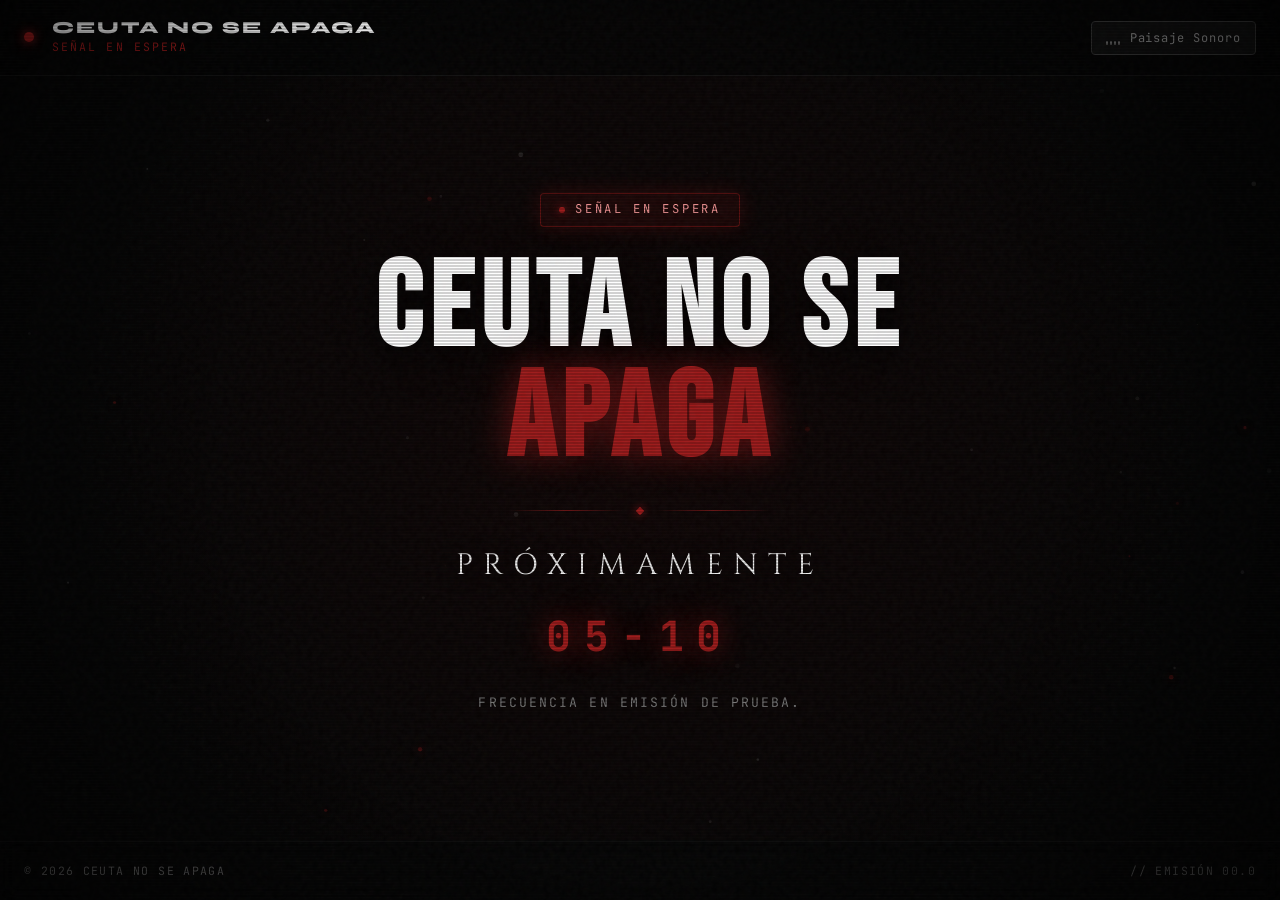
<file: index.html>
<!DOCTYPE html>
<html lang="es">
<head>
  <meta charset="UTF-8">
  <meta name="viewport" content="width=device-width, initial-scale=1.0">
  <title>Ceuta No Se Apaga</title>
  
  <!-- SEO & Metatags minimalistas (sin pistas sobre el evento) -->
  <meta name="description" content="Ceuta No Se Apaga. Frecuencia oficial.">
  <meta name="robots" content="noindex, nofollow">
  <link rel="canonical" href="https://ceutanoseapaga.com">

  <!-- OpenGraph -->
  <meta property="og:type" content="website">
  <meta property="og:url" content="https://ceutanoseapaga.com">
  <meta property="og:title" content="Ceuta No Se Apaga">
  <meta property="og:description" content="Ceuta No Se Apaga.">

  <!-- Favicon SVG sutil -->
  <link rel="icon" type="image/svg+xml" href="data:image/svg+xml,%3Csvg xmlns='http://www.w3.org/2000/svg' viewBox='0 0 100 100'%3E%3Crect width='100' height='100' fill='%23050505'/%3E%3Ccircle cx='50' cy='50' r='12' fill='%239E1B1B'/%3E%3C/svg%3E">

  <!-- Hojas de Estilo -->
  <link rel="stylesheet" href="css/design-system.css">
  <link rel="stylesheet" href="css/components.css">
  <link rel="stylesheet" href="css/teaser.css">
</head>
<body class="teaser-body">

  <!-- Capas Atmosféricas Cinemáticas (CRT Scanlines y Grano Analógico) -->
  <div class="crt-overlay" aria-hidden="true"></div>
  <div class="film-grain" aria-hidden="true"></div>

  <!-- BARRA DE NAVEGACIÓN MINIMALISTA -->
  <header class="site-header teaser-nav" id="site-header" role="banner">
    <div class="container nav-container" style="justify-content: space-between;">
      <!-- Brand Logo Tipográfico Puro (sin iconos que den pistas) -->
      <a href="#" class="brand-logo" id="brand-logo-trigger" aria-label="Ceuta No Se Apaga">
        <span class="brand-signal-dot" aria-hidden="true"></span>
        <div class="brand-info">
          <span class="brand-title">CEUTA NO SE APAGA</span>
          <span class="brand-meta">SEÑAL EN ESPERA</span>
        </div>
      </a>

      <!-- Acciones de Navegación: Sonido Ambiental -->
      <div class="nav-actions">
        <button type="button" class="btn-soundscape" id="btn-soundscape-toggle" aria-label="Activar o silenciar paisaje sonoro ambiental">
          <div class="soundscape-bars" aria-hidden="true">
            <span class="soundscape-bar"></span>
            <span class="soundscape-bar"></span>
            <span class="soundscape-bar"></span>
            <span class="soundscape-bar"></span>
          </div>
          <span class="soundscape-label">Paisaje Sonoro</span>
        </button>
      </div>
    </div>
  </header>

  <!-- CONTENIDO PRINCIPAL ENIGMÁTICO Y MINIMALISTA -->
  <main id="main-content">
    <section class="teaser-hero" aria-labelledby="teaser-main-title">
      <div class="hero-backdrop" aria-hidden="true"></div>
      <canvas id="hero-canvas" aria-hidden="true"></canvas>

      <div class="container teaser-content">
        <!-- Indicador de señal en espera -->
        <div class="teaser-badge">
          <span class="teaser-badge-dot" aria-hidden="true"></span>
          <span>SEÑAL EN ESPERA</span>
        </div>

        <!-- Titular Principal -->
        <h1 class="teaser-title" id="teaser-main-title">
          CEUTA NO SE <span>APAGA</span>
        </h1>

        <!-- Divisor sutil carmesí -->
        <div class="teaser-divider" aria-hidden="true">
          <span class="divider-line"></span>
          <span class="divider-gem"></span>
          <span class="divider-line"></span>
        </div>

        <!-- Mensaje escueto e intrigante sin revelar lugar ni temática -->
        <p class="teaser-status">
          Próximamente
        </p>

        <p class="teaser-date">
          05-10
        </p>

        <p class="teaser-substatus">
          Frecuencia en emisión de prueba.
        </p>
      </div>
    </section>
  </main>

  <!-- PIE DE PÁGINA ULTRA-MINIMALISTA -->
  <footer class="teaser-footer" role="contentinfo">
    <div class="container teaser-footer-container">
      <span class="teaser-copy" id="footer-secret-trigger">© 2026 CEUTA NO SE APAGA</span>
      <span class="teaser-status-tag">// EMISIÓN 00.0</span>
    </div>
  </footer>

  <!-- Scripts Modulares -->
  <script src="js/soundscape.js"></script>
  <script src="js/teaser.js"></script>
</body>
</html>
</file>
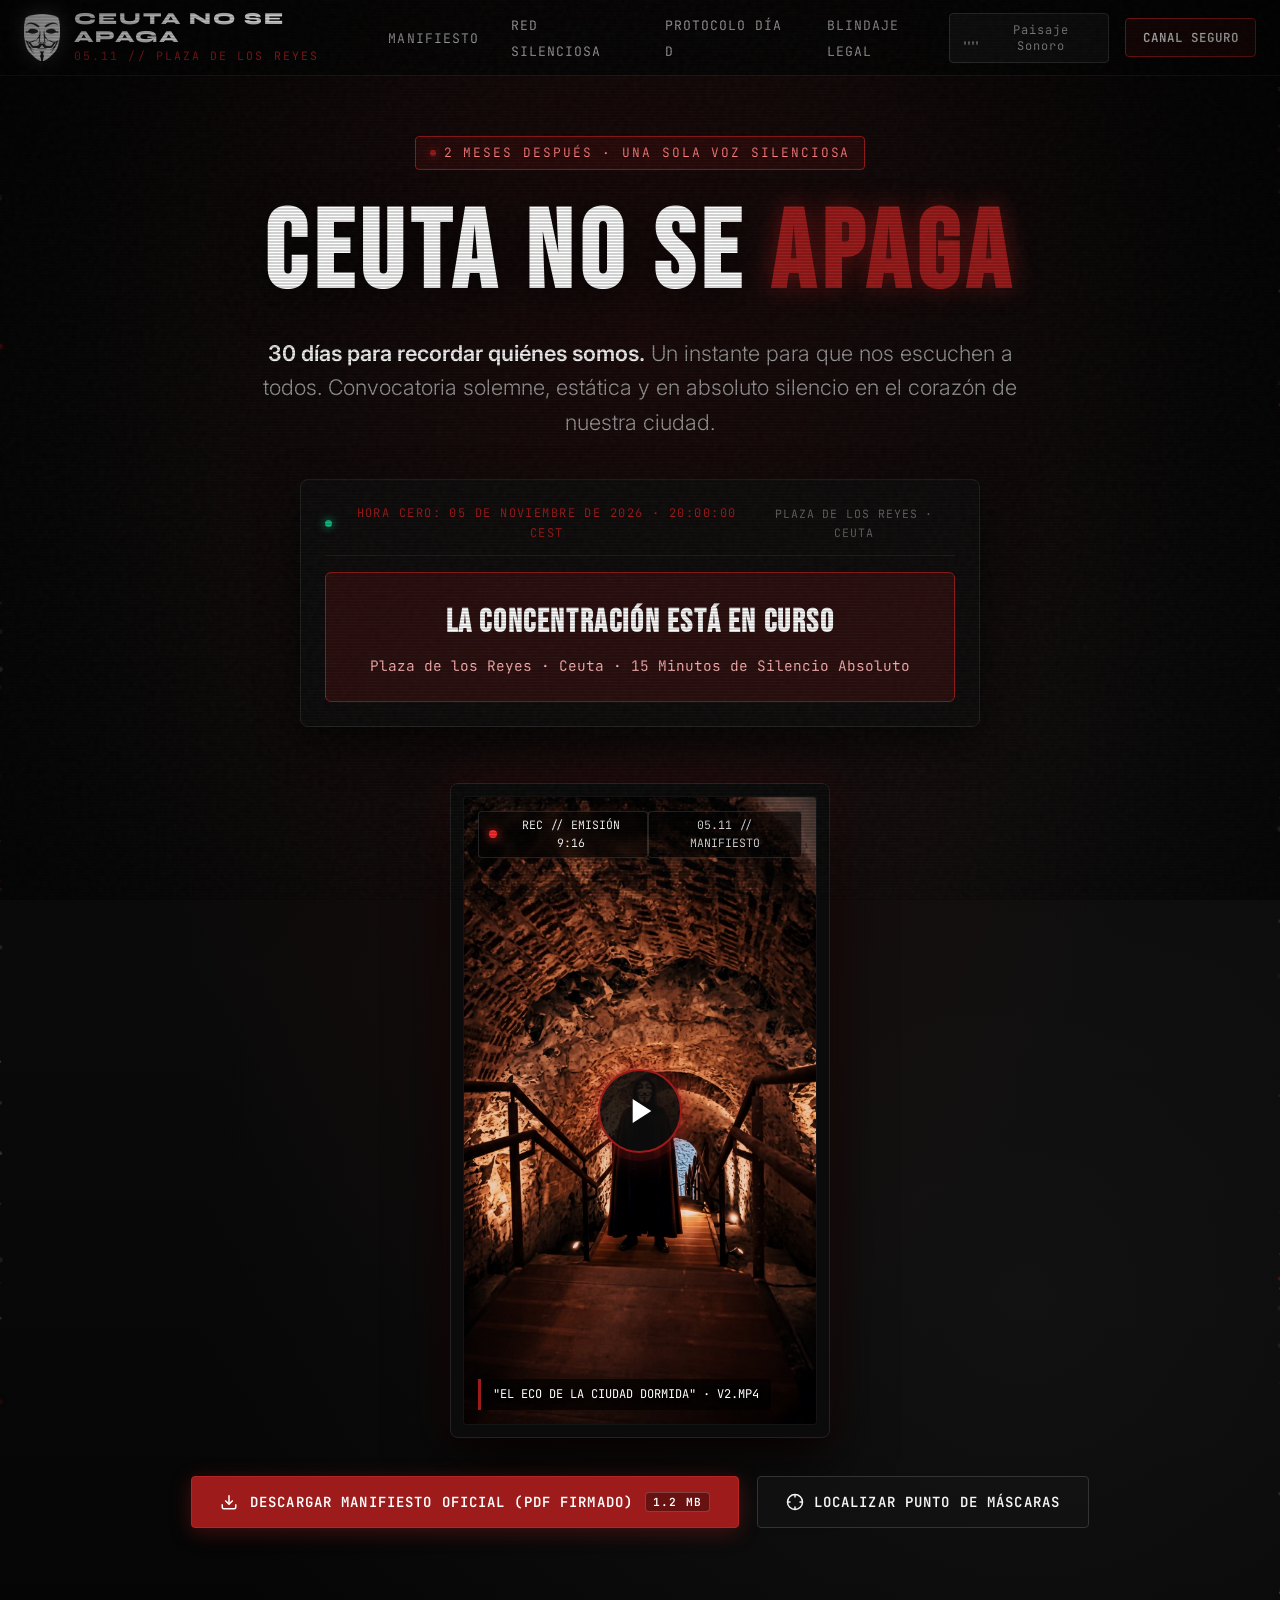
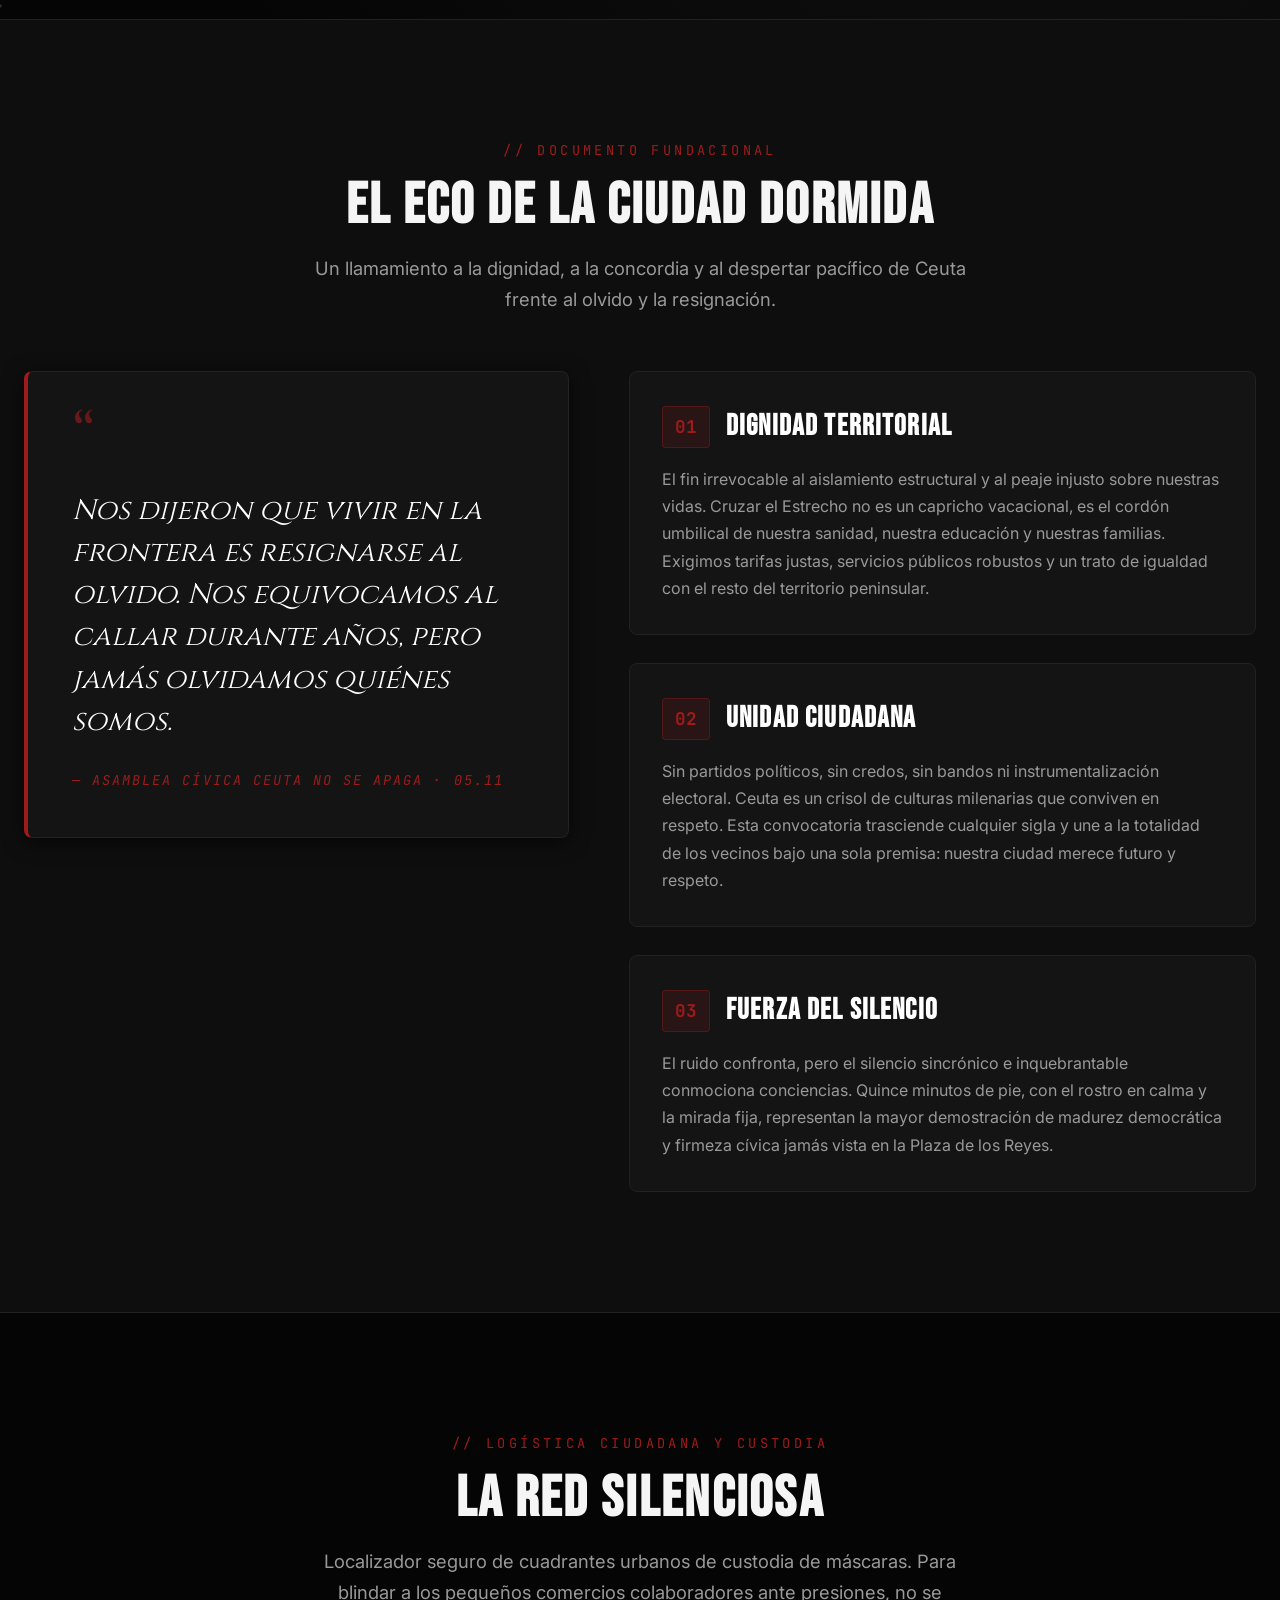
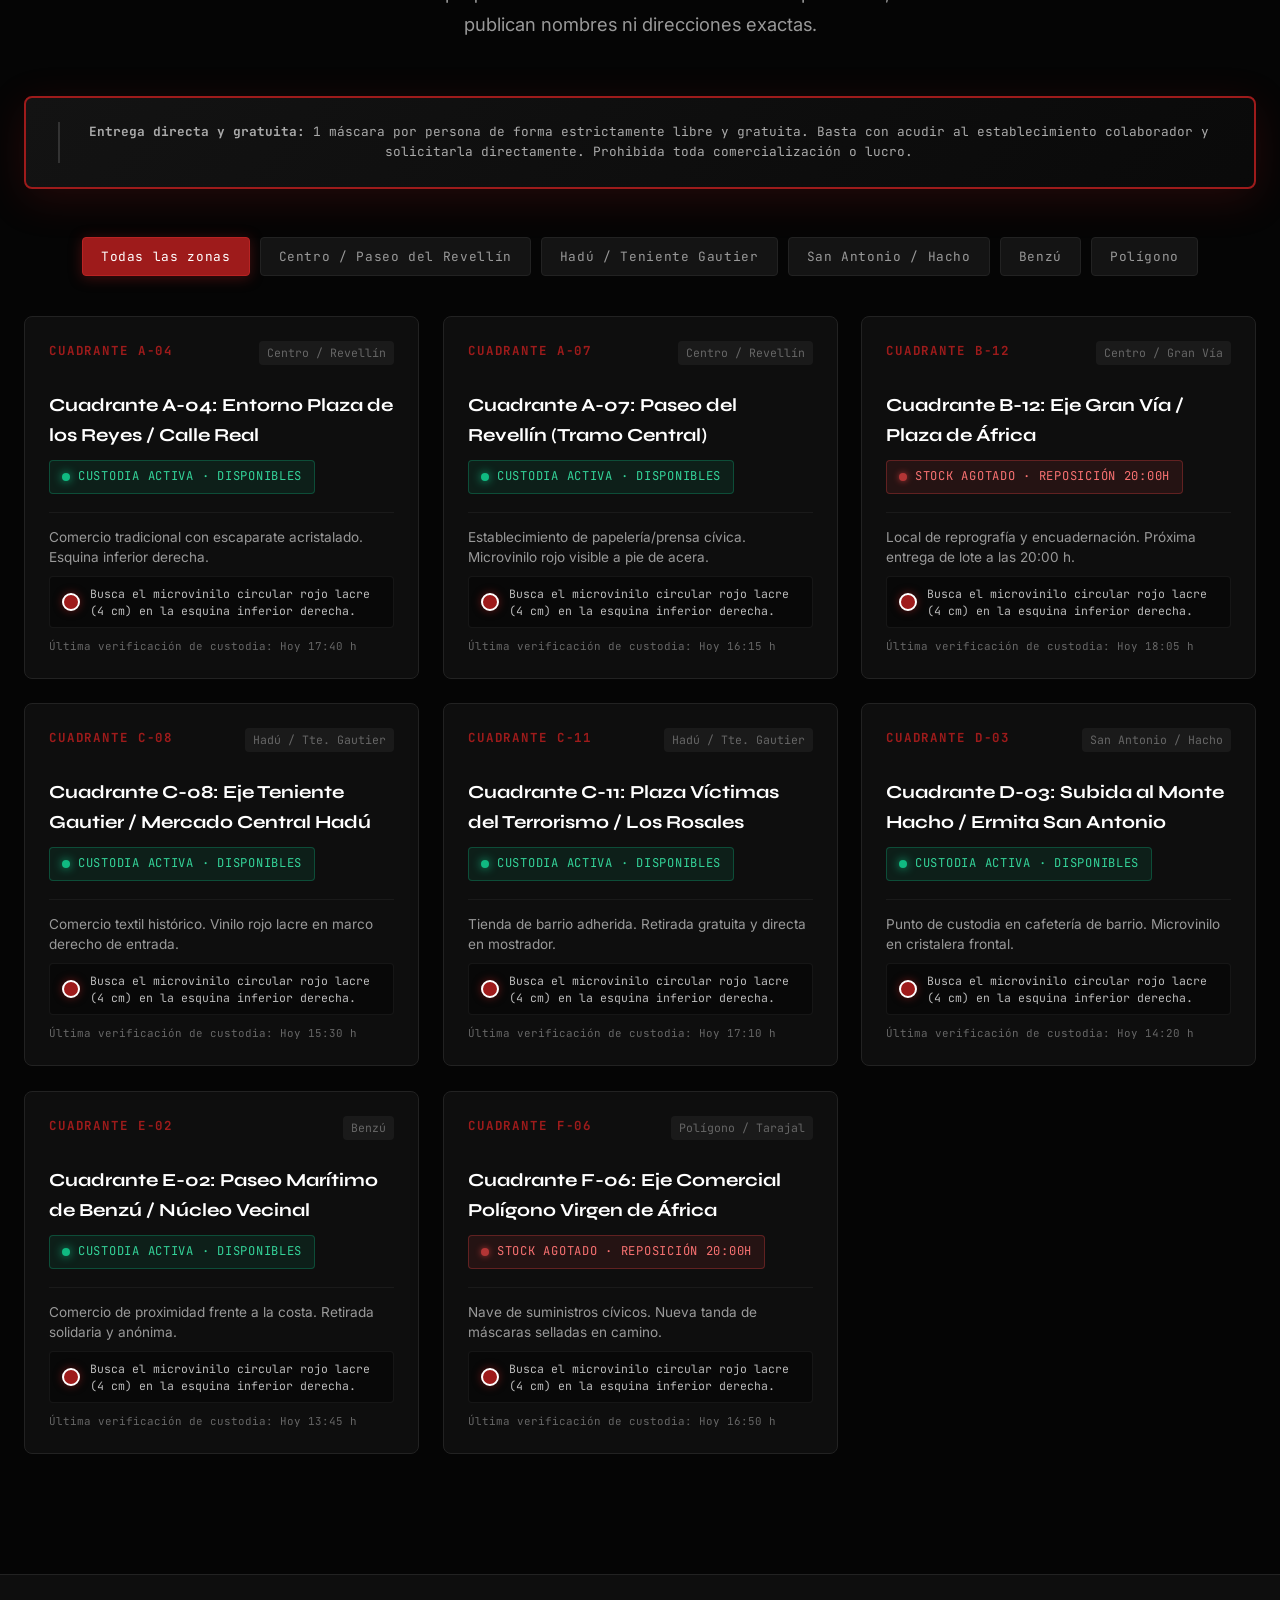
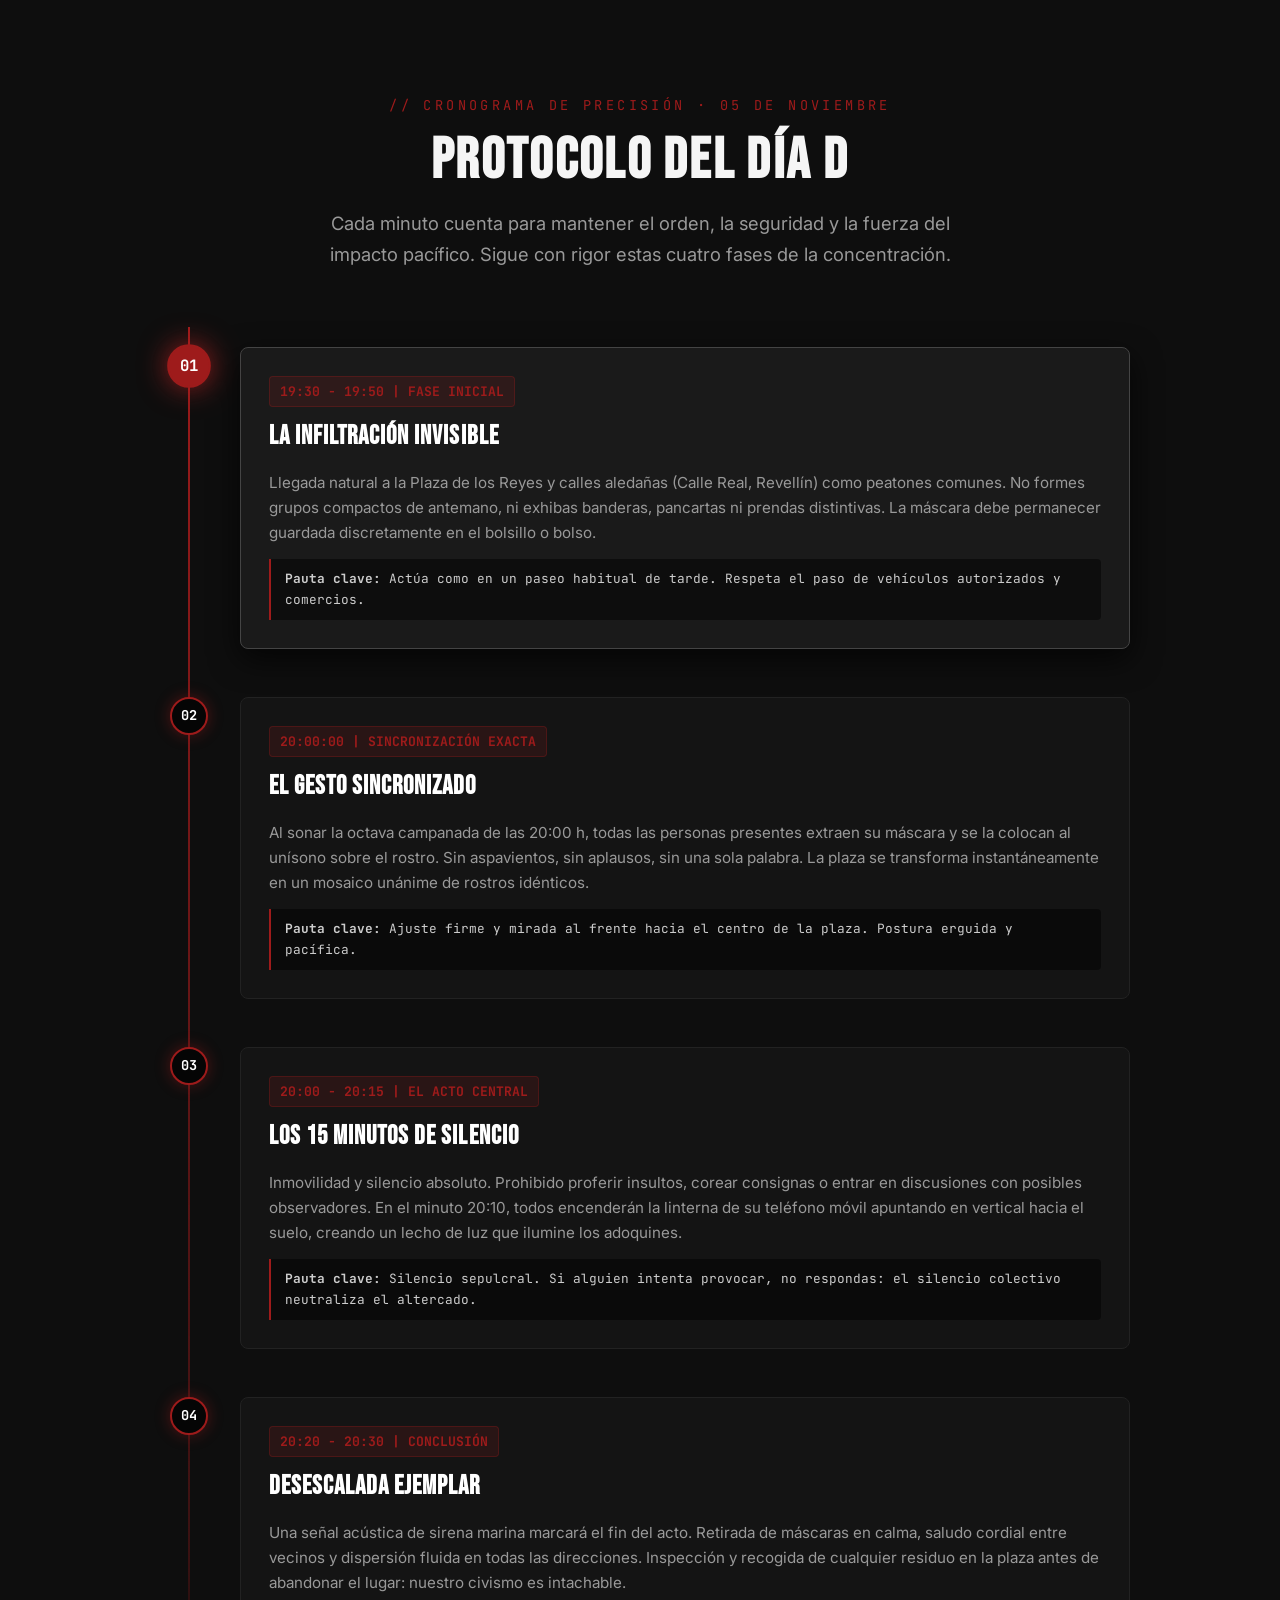
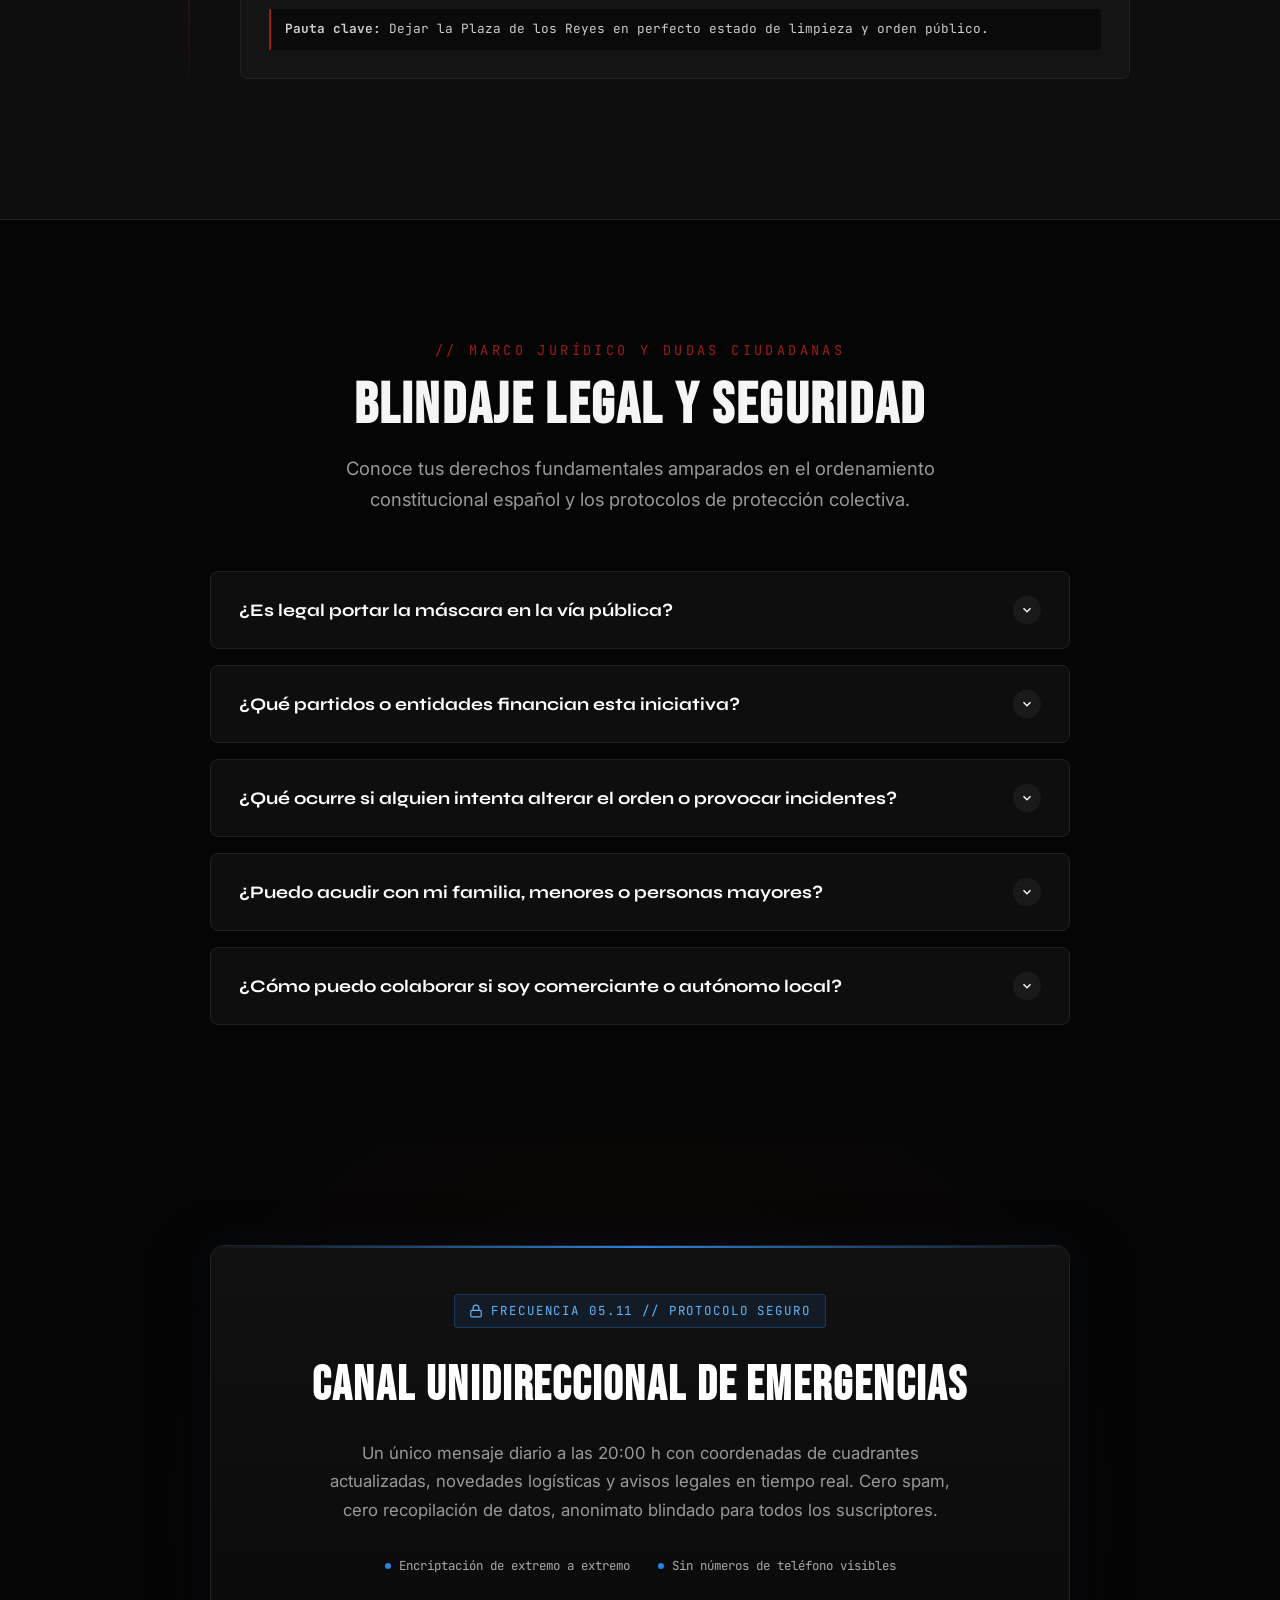
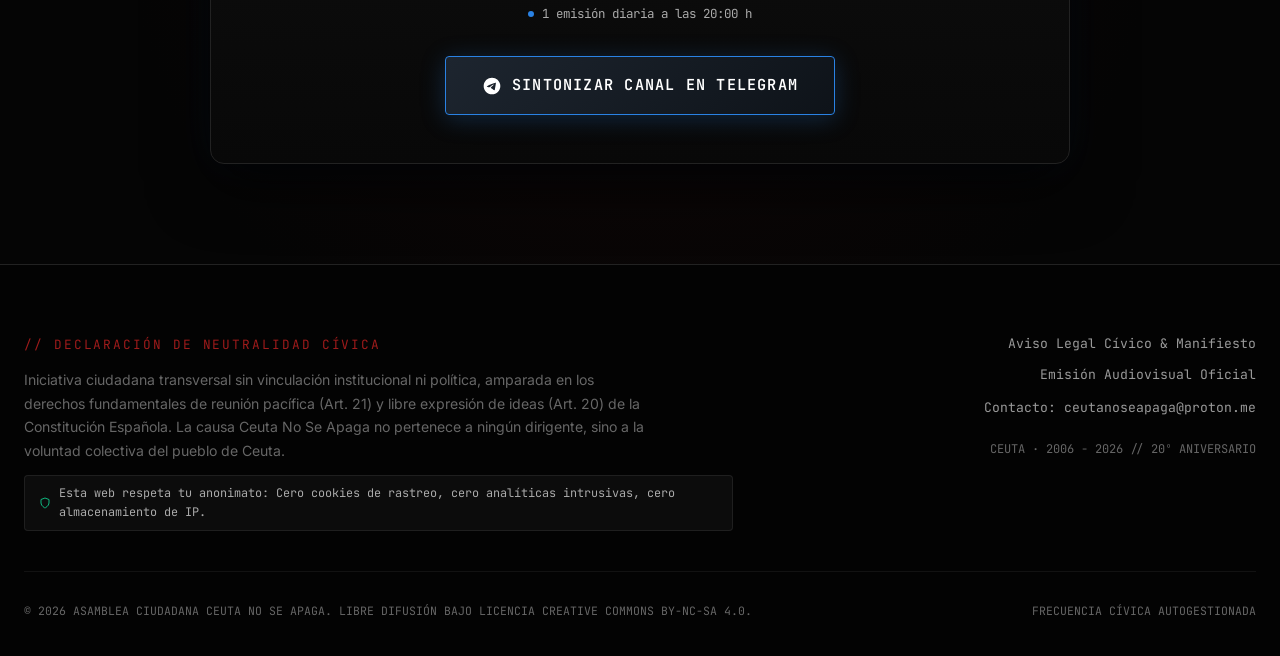
<file: landing-completa.html>
<!DOCTYPE html>
<html lang="es">

<head>
  <meta charset="UTF-8">
  <meta name="viewport" content="width=device-width, initial-scale=1.0">
  <title>Ceuta No Se Apaga | 5 de Noviembre de 2026 - Convocatoria Cívica Silenciosa</title>

  <!-- SEO & Metatags -->
  <meta name="description"
    content="Convocatoria cívica, solemne, estática y en absoluto silencio el 5 de noviembre a las 20:00 h en la Plaza de los Reyes (Ceuta). 20 años después, una sola voz silenciosa.">
  <meta name="keywords"
    content="Ceuta No Se Apaga, Ceuta 5 de Noviembre, Plaza de los Reyes, V de Vendetta 20 aniversario, silencio civico, concentracion pacifica Ceuta">
  <meta name="author" content="Iniciativa Ciudadana Ceuta No Se Apaga">
  <meta name="robots" content="index, follow">
  <link rel="canonical" href="https://ceutanoseapaga.com">

  <!-- OpenGraph / Redes Sociales -->
  <meta property="og:type" content="website">
  <meta property="og:url" content="https://ceutanoseapaga.com">
  <meta property="og:title" content="Ceuta No Se Apaga | 05.11.2026 · Plaza de los Reyes">
  <meta property="og:description"
    content="30 días para recordar quiénes somos. Un instante para que nos escuchen a todos. Concentración cívica silenciosa en Ceuta.">
  <meta property="og:image" content="assets/murallas_reales.jpg">

  <!-- Twitter Cards -->
  <meta name="twitter:card" content="summary_large_image">
  <meta name="twitter:title" content="Ceuta No Se Apaga | 05.11 · Plaza de los Reyes">
  <meta name="twitter:description"
    content="Concentración solemne, estática y en absoluto silencio. 5 de noviembre a las 20:00 h.">
  <meta name="twitter:image" content="assets/murallas_reales.jpg">

  <!-- Favicon SVG con la silueta de la máscara -->
  <link rel="icon" type="image/svg+xml"
    href="data:image/svg+xml,%3Csvg xmlns='http://www.w3.org/2000/svg' viewBox='0 0 100 100'%3E%3Crect width='100' height='100' fill='%23050505'/%3E%3Cpath d='M50 15 C30 15 20 30 20 50 C20 72 35 88 50 92 C65 88 80 72 80 50 C80 30 70 15 50 15 Z' fill='%23F5F5F5'/%3E%3Ccircle cx='36' cy='42' r='4' fill='%23050505'/%3E%3Ccircle cx='64' cy='42' r='4' fill='%23050505'/%3E%3Cpath d='M30 62 Q50 80 70 62' stroke='%23050505' stroke-width='4' fill='none'/%3E%3Cpath d='M40 55 Q50 62 60 55' stroke='%239E1B1B' stroke-width='3' fill='none'/%3E%3C/svg%3E">

  <!-- Hojas de Estilo -->
  <link rel="stylesheet" href="css/design-system.css">
  <link rel="stylesheet" href="css/components.css">
</head>

<body>

  <!-- Capas Atmosféricas Cinemáticas (CRT Scanlines y Grano Analógico) -->
  <div class="crt-overlay" aria-hidden="true"></div>
  <div class="film-grain" aria-hidden="true"></div>

  <!-- A. BARRA DE NAVEGACIÓN (HEADER FIJO BLUR) -->
  <header class="site-header" id="site-header" role="banner">
    <div class="container nav-container">
      <!-- Brand Logo -->
      <a href="#" class="brand-logo" aria-label="Inicio Ceuta No Se Apaga">
        <img src="assets/mask_icon.png" alt="Máscara oficial de Ceuta No Se Apaga" class="brand-mask-icon" width="38"
          height="50">
        <div class="brand-info">
          <span class="brand-title">CEUTA NO SE APAGA</span>
          <span class="brand-meta">05.11 // PLAZA DE LOS REYES</span>
        </div>
      </a>

      <!-- Enlaces de navegación con salto suave -->
      <nav class="nav-menu" aria-label="Navegación principal">
        <ul class="nav-links">
          <li><a href="#manifiesto" class="nav-link">Manifiesto</a></li>
          <li><a href="#red-silenciosa" class="nav-link">Red Silenciosa</a></li>
          <li><a href="#protocolo" class="nav-link">Protocolo Día D</a></li>
          <li><a href="#faq" class="nav-link">Blindaje Legal</a></li>
        </ul>
      </nav>

      <!-- Acciones de Navegación -->
      <div class="nav-actions">
        <!-- Control de Paisaje Sonoro Procedural (Web Audio API) -->
        <button type="button" class="btn-soundscape" id="btn-soundscape-toggle"
          aria-label="Activar o silenciar paisaje sonoro ambiental">
          <div class="soundscape-bars" aria-hidden="true">
            <span class="soundscape-bar"></span>
            <span class="soundscape-bar"></span>
            <span class="soundscape-bar"></span>
            <span class="soundscape-bar"></span>
          </div>
          <span class="soundscape-label">Paisaje Sonoro</span>
        </button>

        <!-- CTA Telegram Header -->
        <a href="#telegram" class="btn btn-nav-telegram">
          <span>Canal Seguro</span>
        </a>

        <!-- Botón Menú Móvil -->
        <button type="button" class="mobile-menu-btn" aria-label="Abrir menú de navegación">
          <svg width="22" height="22" viewBox="0 0 24 24" fill="none" stroke="currentColor" stroke-width="2">
            <line x1="3" y1="12" x2="21" y2="12"></line>
            <line x1="3" y1="6" x2="21" y2="6"></line>
            <line x1="3" y1="18" x2="21" y2="18"></line>
          </svg>
        </button>
      </div>
    </div>
  </header>

  <main id="main-content">
    <!-- B. HERO SECTION (EL IMPACTO) -->
    <section class="hero-section" id="hero" aria-labelledby="hero-main-title">
      <div class="hero-backdrop" aria-hidden="true"></div>
      <canvas id="hero-canvas" aria-hidden="true"></canvas>

      <div class="container hero-content">
        <!-- Badge Superior -->
        <div class="badge-tag">
          2 MESES DESPUÉS · UNA SOLA VOZ SILENCIOSA
        </div>

        <!-- Titular Principal -->
        <h1 class="hero-title" id="hero-main-title">
          CEUTA NO SE <span>APAGA</span>
        </h1>

        <!-- Subtítulo -->
        <p class="hero-subtitle">
          <strong>30 días para recordar quiénes somos.</strong> Un instante para que nos escuchen a todos.
          Convocatoria solemne, estática y en absoluto silencio en el corazón de nuestra ciudad.
        </p>

        <!-- Contador Regresivo en Tiempo Real -->
        <div class="countdown-wrapper" aria-label="Cuenta atrás para la concentración">
          <div class="countdown-header">
            <div class="countdown-target">
              <span class="countdown-target-dot" aria-hidden="true"></span>
              <span>HORA CERO: 05 DE NOVIEMBRE DE 2026 · 20:00:00 CEST</span>
            </div>
            <div class="countdown-location">
              PLAZA DE LOS REYES · CEUTA
            </div>
          </div>

          <div class="countdown-grid">
            <div class="countdown-card">
              <span class="countdown-number" id="count-days">--</span>
              <span class="countdown-label">Días</span>
            </div>
            <div class="countdown-card">
              <span class="countdown-number" id="count-hours">--</span>
              <span class="countdown-label">Horas</span>
            </div>
            <div class="countdown-card">
              <span class="countdown-number" id="count-minutes">--</span>
              <span class="countdown-label">Minutos</span>
            </div>
            <div class="countdown-card">
              <span class="countdown-number" id="count-seconds">--</span>
              <span class="countdown-label">Segundos</span>
            </div>
          </div>
        </div>

        <!-- Reproductor Audiovisual Central (Transmisión de Emergencia 9:16) -->
        <div class="hero-player-box reveal-on-scroll">
          <div class="emergency-broadcast-frame">
            <img src="assets/portada_v2.jpg" alt="Figura con la máscara en los pasadizos históricos de Ceuta"
              class="emergency-thumbnail" width="720" height="1280" loading="eager">

            <!-- HUD de transmisión clandestina -->
            <div class="broadcast-hud-top">
              <div class="rec-indicator">
                <span class="rec-dot" aria-hidden="true"></span>
                <span>REC // EMISIÓN 9:16</span>
              </div>
              <div class="broadcast-meta">
                <span>05.11 // MANIFIESTO</span>
              </div>
            </div>

            <!-- Botón de Play Cinemático -->
            <button type="button" class="btn-play-cinematic btn-open-video"
              aria-label="Reproducir manifiesto audiovisual El Eco de la Ciudad Dormida">
              <svg viewBox="0 0 24 24" aria-hidden="true">
                <polygon points="5 3 19 12 5 21 5 3"></polygon>
              </svg>
            </button>

            <!-- HUD Inferior -->
            <div class="broadcast-hud-bottom">
              <div class="broadcast-caption">
                "EL ECO DE LA CIUDAD DORMIDA" · V2.MP4
              </div>
            </div>
          </div>
        </div>

        <!-- Acciones Rápidas (CTAs) -->
        <div class="hero-cta-group reveal-on-scroll">
          <button type="button" class="btn btn-primary btn-pdf-download btn-open-pdf" id="hero-cta-pdf"
            aria-label="Descargar Manifiesto Oficial en PDF Firmado de 1.2 Megabytes">
            <svg width="18" height="18" viewBox="0 0 24 24" fill="none" stroke="currentColor" stroke-width="2"
              aria-hidden="true">
              <path d="M21 15v4a2 2 0 0 1-2 2H5a2 2 0 0 1-2-2v-4"></path>
              <polyline points="7 10 12 15 17 10"></polyline>
              <line x1="12" y1="15" x2="12" y2="3"></line>
            </svg>
            <span>Descargar Manifiesto Oficial (PDF Firmado)</span>
            <span class="pdf-size-badge">1.2 MB</span>
          </button>

          <a href="#red-silenciosa" class="btn btn-outline" id="hero-cta-locator">
            <svg width="18" height="18" viewBox="0 0 24 24" fill="none" stroke="currentColor" stroke-width="2"
              aria-hidden="true">
              <circle cx="12" cy="12" r="10"></circle>
              <line x1="22" y1="12" x2="18" y2="12"></line>
              <line x1="6" y1="12" x2="2" y2="12"></line>
              <line x1="12" y1="6" x2="12" y2="2"></line>
              <line x1="12" y1="22" x2="12" y2="18"></line>
            </svg>
            <span>Localizar Punto de Máscaras</span>
          </a>
        </div>
      </div>
    </section>

    <!-- C. SECCIÓN MANIFIESTO: "EL ECO DE LA CIUDAD DORMIDA" -->
    <section class="section-manifesto" id="manifiesto" aria-labelledby="manifesto-title">
      <div class="container">
        <header class="section-header reveal-on-scroll">
          <span class="section-label">// DOCUMENTO FUNDACIONAL</span>
          <h2 class="section-title" id="manifesto-title">EL ECO DE LA CIUDAD DORMIDA</h2>
          <p class="section-subtitle">
            Un llamamiento a la dignidad, a la concordia y al despertar pacífico de Ceuta frente al olvido y la
            resignación.
          </p>
        </header>

        <div class="manifesto-editorial-grid">
          <!-- Columna 1: Extracto Clave Editorial -->
          <div class="manifesto-quote-card reveal-on-scroll">
            <div class="quote-ornament" aria-hidden="true">“</div>
            <blockquote class="manifesto-quote-text">
              Nos dijeron que vivir en la frontera es resignarse al olvido. Nos equivocamos al callar durante años, pero
              jamás olvidamos quiénes somos.
            </blockquote>
            <cite class="manifesto-quote-author">
              — ASAMBLEA CÍVICA CEUTA NO SE APAGA · 05.11
            </cite>
          </div>

          <!-- Columna 2: Los 3 Pilares -->
          <div class="manifesto-pillars">
            <!-- Pilar 1 -->
            <article class="pillar-card reveal-on-scroll">
              <div class="pillar-header">
                <span class="pillar-number">01</span>
                <h3 class="pillar-title">Dignidad Territorial</h3>
              </div>
              <p class="pillar-description">
                El fin irrevocable al aislamiento estructural y al peaje injusto sobre nuestras vidas. Cruzar el
                Estrecho no es un capricho vacacional, es el cordón umbilical de nuestra sanidad, nuestra educación y
                nuestras familias. Exigimos tarifas justas, servicios públicos robustos y un trato de igualdad con el
                resto del territorio peninsular.
              </p>
            </article>

            <!-- Pilar 2 -->
            <article class="pillar-card reveal-on-scroll">
              <div class="pillar-header">
                <span class="pillar-number">02</span>
                <h3 class="pillar-title">Unidad Ciudadana</h3>
              </div>
              <p class="pillar-description">
                Sin partidos políticos, sin credos, sin bandos ni instrumentalización electoral. Ceuta es un crisol de
                culturas milenarias que conviven en respeto. Esta convocatoria trasciende cualquier sigla y une a la
                totalidad de los vecinos bajo una sola premisa: nuestra ciudad merece futuro y respeto.
              </p>
            </article>

            <!-- Pilar 3 -->
            <article class="pillar-card reveal-on-scroll">
              <div class="pillar-header">
                <span class="pillar-number">03</span>
                <h3 class="pillar-title">Fuerza del Silencio</h3>
              </div>
              <p class="pillar-description">
                El ruido confronta, pero el silencio sincrónico e inquebrantable conmociona conciencias. Quince minutos
                de pie, con el rostro en calma y la mirada fija, representan la mayor demostración de madurez
                democrática y firmeza cívica jamás vista en la Plaza de los Reyes.
              </p>
            </article>
          </div>
        </div>
      </div>
    </section>

    <!-- D. MÓDULO INTERACTIVO: LA RED SILENCIOSA (BUSCADOR DE MÁSCARAS) -->
    <section class="section-mask-network" id="red-silenciosa" aria-labelledby="network-title">
      <div class="container">
        <header class="section-header reveal-on-scroll">
          <span class="section-label">// LOGÍSTICA CIUDADANA Y CUSTODIA</span>
          <h2 class="section-title" id="network-title">LA RED SILENCIOSA</h2>
          <p class="section-subtitle">
            Localizador seguro de cuadrantes urbanos de custodia de máscaras. Para blindar a los pequeños comercios
            colaboradores ante presiones, no se publican nombres ni direcciones exactas.
          </p>
        </header>

        <!-- Aviso de Entrega Gratuita y Solidaria -->
        <div class="passcode-banner reveal-on-scroll" style="justify-content: center; text-align: center;">
          <div class="passcode-reminder" style="margin: 0; max-width: 100%;">
            <strong>Entrega directa y gratuita:</strong> 1 máscara por persona de forma estrictamente libre y gratuita. Basta con acudir al establecimiento colaborador y solicitarla directamente. Prohibida toda comercialización o lucro.
          </div>
        </div>

        <!-- Filtros por Barriada -->
        <div class="network-filters reveal-on-scroll" role="tablist" aria-label="Filtrar por barriadas">
          <button type="button" class="filter-btn is-active" data-filter="all" role="tab" aria-selected="true">Todas las
            zonas</button>
          <button type="button" class="filter-btn" data-filter="centro" role="tab" aria-selected="false">Centro / Paseo
            del Revellín</button>
          <button type="button" class="filter-btn" data-filter="hadu" role="tab" aria-selected="false">Hadú / Teniente
            Gautier</button>
          <button type="button" class="filter-btn" data-filter="san-antonio" role="tab" aria-selected="false">San
            Antonio / Hacho</button>
          <button type="button" class="filter-btn" data-filter="benzu" role="tab" aria-selected="false">Benzú</button>
          <button type="button" class="filter-btn" data-filter="poligono" role="tab"
            aria-selected="false">Polígono</button>
        </div>

        <!-- Grid de Cuadrantes Anónimos de 150 metros -->
        <div class="quadrant-grid" id="quadrant-grid">
          <!-- Renderizado dinámico desde js/mask-network.js -->
        </div>
      </div>
    </section>

    <!-- E. PROTOCOLO DEL DÍA D (INFOGRAFÍA INTERACTIVA / TIMELINE) -->
    <section class="section-protocol" id="protocolo" aria-labelledby="protocol-title">
      <div class="container">
        <header class="section-header reveal-on-scroll">
          <span class="section-label">// CRONOGRAMA DE PRECISIÓN · 05 DE NOVIEMBRE</span>
          <h2 class="section-title" id="protocol-title">PROTOCOLO DEL DÍA D</h2>
          <p class="section-subtitle">
            Cada minuto cuenta para mantener el orden, la seguridad y la fuerza del impacto pacífico. Sigue con rigor
            estas cuatro fases de la concentración.
          </p>
        </header>

        <div class="protocol-timeline">
          <!-- Paso 1 -->
          <div class="timeline-step reveal-on-scroll" data-step="1">
            <div class="timeline-marker" aria-hidden="true">01</div>
            <div class="timeline-card">
              <span class="timeline-time-badge">19:30 - 19:50 | FASE INICIAL</span>
              <h3 class="timeline-title">La Infiltración Invisible</h3>
              <p class="timeline-desc">
                Llegada natural a la Plaza de los Reyes y calles aledañas (Calle Real, Revellín) como peatones comunes.
                No formes grupos compactos de antemano, ni exhibas banderas, pancartas ni prendas distintivas. La
                máscara debe permanecer guardada discretamente en el bolsillo o bolso.
              </p>
              <div class="timeline-tactical-tip">
                <strong>Pauta clave:</strong> Actúa como en un paseo habitual de tarde. Respeta el paso de vehículos
                autorizados y comercios.
              </div>
            </div>
          </div>

          <!-- Paso 2 -->
          <div class="timeline-step reveal-on-scroll" data-step="2">
            <div class="timeline-marker" aria-hidden="true">02</div>
            <div class="timeline-card">
              <span class="timeline-time-badge">20:00:00 | SINCRONIZACIÓN EXACTA</span>
              <h3 class="timeline-title">El Gesto Sincronizado</h3>
              <p class="timeline-desc">
                Al sonar la octava campanada de las 20:00 h, todas las personas presentes extraen su máscara y se la
                colocan al unísono sobre el rostro. Sin aspavientos, sin aplausos, sin una sola palabra. La plaza se
                transforma instantáneamente en un mosaico unánime de rostros idénticos.
              </p>
              <div class="timeline-tactical-tip">
                <strong>Pauta clave:</strong> Ajuste firme y mirada al frente hacia el centro de la plaza. Postura
                erguida y pacífica.
              </div>
            </div>
          </div>

          <!-- Paso 3 -->
          <div class="timeline-step reveal-on-scroll" data-step="3">
            <div class="timeline-marker" aria-hidden="true">03</div>
            <div class="timeline-card">
              <span class="timeline-time-badge">20:00 - 20:15 | EL ACTO CENTRAL</span>
              <h3 class="timeline-title">Los 15 Minutos de Silencio</h3>
              <p class="timeline-desc">
                Inmovilidad y silencio absoluto. Prohibido proferir insultos, corear consignas o entrar en discusiones
                con posibles observadores. En el minuto 20:10, todos encenderán la linterna de su teléfono móvil
                apuntando en vertical hacia el suelo, creando un lecho de luz que ilumine los adoquines.
              </p>
              <div class="timeline-tactical-tip">
                <strong>Pauta clave:</strong> Silencio sepulcral. Si alguien intenta provocar, no respondas: el silencio
                colectivo neutraliza el altercado.
              </div>
            </div>
          </div>

          <!-- Paso 4 -->
          <div class="timeline-step reveal-on-scroll" data-step="4">
            <div class="timeline-marker" aria-hidden="true">04</div>
            <div class="timeline-card">
              <span class="timeline-time-badge">20:20 - 20:30 | CONCLUSIÓN</span>
              <h3 class="timeline-title">Desescalada Ejemplar</h3>
              <p class="timeline-desc">
                Una señal acústica de sirena marina marcará el fin del acto. Retirada de máscaras en calma, saludo
                cordial entre vecinos y dispersión fluida en todas las direcciones. Inspección y recogida de cualquier
                residuo en la plaza antes de abandonar el lugar: nuestro civismo es intachable.
              </p>
              <div class="timeline-tactical-tip">
                <strong>Pauta clave:</strong> Dejar la Plaza de los Reyes en perfecto estado de limpieza y orden
                público.
              </div>
            </div>
          </div>
        </div>
      </div>
    </section>

    <!-- F. PREGUNTAS FRECUENTES (ACORDEÓN DE BLINDAJE LEGAL Y SEGURIDAD) -->
    <section class="section-faq" id="faq" aria-labelledby="faq-title">
      <div class="container">
        <header class="section-header reveal-on-scroll">
          <span class="section-label">// MARCO JURÍDICO Y DUDAS CIUDADANAS</span>
          <h2 class="section-title" id="faq-title">BLINDAJE LEGAL Y SEGURIDAD</h2>
          <p class="section-subtitle">
            Conoce tus derechos fundamentales amparados en el ordenamiento constitucional español y los protocolos de
            protección colectiva.
          </p>
        </header>

        <div class="faq-accordion reveal-on-scroll" id="accordion-legal">
          <!-- FAQ 1 -->
          <div class="faq-item">
            <button type="button" class="faq-trigger">
              <span>¿Es legal portar la máscara en la vía pública?</span>
              <span class="faq-icon" aria-hidden="true">
                <svg viewBox="0 0 24 24" fill="none" stroke-width="2.5">
                  <polyline points="6 9 12 15 18 9"></polyline>
                </svg>
              </span>
            </button>
            <div class="faq-content">
              <div class="faq-inner">
                <p>
                  <strong>Sí, con amparo constitucional en el Art. 21 de la Constitución Española.</strong> El derecho
                  de reunión pacífica y sin armas es un derecho fundamental que prevalece. Portar una máscara en una
                  manifestación pacífica no constituye por sí mismo ningún delito.
                </p>
                <p>
                  <strong>Directriz policial de obligado cumplimiento:</strong> Si un agente de las Fuerzas y Cuerpos de
                  Seguridad del Estado te solicita de forma individual identificarte, debes retirarte la máscara
                  momentáneamente de forma serena, mostrar tu DNI y volver a colocártela una vez concluida la
                  identificación. Mantén siempre una actitud colaborativa y sosegada.
                </p>
              </div>
            </div>
          </div>

          <!-- FAQ 2 -->
          <div class="faq-item">
            <button type="button" class="faq-trigger">
              <span>¿Qué partidos o entidades financian esta iniciativa?</span>
              <span class="faq-icon" aria-hidden="true">
                <svg viewBox="0 0 24 24" fill="none" stroke-width="2.5">
                  <polyline points="6 9 12 15 18 9"></polyline>
                </svg>
              </span>
            </button>
            <div class="faq-content">
              <div class="faq-inner">
                <p>
                  <strong>Ninguno.</strong> Ceuta No Se Apaga es una causa cívica 100% independiente, transversal y
                  autofinanciada por aportaciones populares directas de vecinos, autónomos y comerciantes locales.
                </p>
                <p>
                  No aceptamos donaciones de formaciones políticas, sindicatos, asociaciones subvencionadas ni
                  candidaturas electorales. Las máscaras se han adquirido mediante fondos de caja cívica abierta y se
                  entregan a coste cero para los asistentes.
                </p>
              </div>
            </div>
          </div>

          <!-- FAQ 3 -->
          <div class="faq-item">
            <button type="button" class="faq-trigger">
              <span>¿Qué ocurre si alguien intenta alterar el orden o provocar incidentes?</span>
              <span class="faq-icon" aria-hidden="true">
                <svg viewBox="0 0 24 24" fill="none" stroke-width="2.5">
                  <polyline points="6 9 12 15 18 9"></polyline>
                </svg>
              </span>
            </button>
            <div class="faq-content">
              <div class="faq-inner">
                <p>
                  <strong>Protocolo de Inmunidad Serena:</strong> Ante cualquier intento de provocación, griterío,
                  insulto o alteración, la consigna es <em>no entrar en interacción verbal ni física</em>.
                </p>
                <p>
                  Los participantes situados en las inmediaciones darán tres pasos hacia atrás de forma coordinada,
                  dejando al provocador aislado visualmente en el centro del espacio vacío. La propia Policía Nacional
                  se encargará de retirarlo sin que la concentración pierda su solemne silencio ni su dignidad.
                </p>
              </div>
            </div>
          </div>

          <!-- FAQ 4 -->
          <div class="faq-item">
            <button type="button" class="faq-trigger">
              <span>¿Puedo acudir con mi familia, menores o personas mayores?</span>
              <span class="faq-icon" aria-hidden="true">
                <svg viewBox="0 0 24 24" fill="none" stroke-width="2.5">
                  <polyline points="6 9 12 15 18 9"></polyline>
                </svg>
              </span>
            </button>
            <div class="faq-content">
              <div class="faq-inner">
                <p>
                  <strong>Por supuesto.</strong> Es un acto cívico intergeneracional y pacífico. Se han designado los
                  perímetros laterales de la Plaza de los Reyes (junto a los bancos y zonas arboladas) como espacios
                  preferentes para personas de movilidad reducida, carritos infantiles y personas mayores que requieran
                  asiento.
                </p>
              </div>
            </div>
          </div>

          <!-- FAQ 5 -->
          <div class="faq-item">
            <button type="button" class="faq-trigger">
              <span>¿Cómo puedo colaborar si soy comerciante o autónomo local?</span>
              <span class="faq-icon" aria-hidden="true">
                <svg viewBox="0 0 24 24" fill="none" stroke-width="2.5">
                  <polyline points="6 9 12 15 18 9"></polyline>
                </svg>
              </span>
            </button>
            <div class="faq-content">
              <div class="faq-inner">
                <p>
                  La red de comercios custodios sigue ampliándose para garantizar que cada caballa pueda retirar su
                  máscara de forma segura y cercana a su barrio.
                </p>
                <div class="faq-action-box">
                  <div>
                    <strong>Puntos de custodia anónimos:</strong>
                    <span style="display:block; font-size: 0.85rem; color: #AAA;">Recibe un lote gratuito de máscaras y
                      el microvinilo circular identificativo.</span>
                  </div>
                  <button type="button" class="btn btn-outline btn-open-merchant"
                    style="padding: 8px 16px; font-size: 0.78rem;">
                    Solicitar Kit de Custodia
                  </button>
                </div>
              </div>
            </div>
          </div>
        </div>
      </div>
    </section>

    <!-- G. CANAL UNIDIRECCIONAL & FUNNEL SEGURO -->
    <section class="section-telegram" id="telegram" aria-labelledby="telegram-title">
      <div class="container">
        <div class="telegram-secure-card reveal-on-scroll">
          <div class="crypto-badge">
            <svg viewBox="0 0 24 24" fill="none" stroke="currentColor" stroke-width="2" aria-hidden="true">
              <rect x="3" y="11" width="18" height="11" rx="2" ry="2"></rect>
              <path d="M7 11V7a5 5 0 0 1 10 0v4"></path>
            </svg>
            <span>FRECUENCIA 05.11 // PROTOCOLO SEGURO</span>
          </div>

          <h2 class="telegram-title" id="telegram-title">CANAL UNIDIRECCIONAL DE EMERGENCIAS</h2>
          <p class="telegram-desc">
            Un único mensaje diario a las 20:00 h con coordenadas de cuadrantes actualizadas, novedades logísticas y avisos legales en tiempo real. Cero spam, cero recopilación de datos, anonimato blindado para todos los suscriptores.
          </p>

          <div class="telegram-specs">
            <div class="spec-item">
              <span class="spec-dot" aria-hidden="true"></span>
              <span>Encriptación de extremo a extremo</span>
            </div>
            <div class="spec-item">
              <span class="spec-dot" aria-hidden="true"></span>
              <span>Sin números de teléfono visibles</span>
            </div>
            <div class="spec-item">
              <span class="spec-dot" aria-hidden="true"></span>
              <span>1 emisión diaria a las 20:00 h</span>
            </div>
          </div>

          <a href="https://t.me/ceutanoseapaga" target="_blank" rel="noopener noreferrer"
            class="btn btn-telegram btn-large" style="padding: 16px 36px; font-size: 0.95rem;">
            <svg width="20" height="20" viewBox="0 0 24 24" fill="currentColor" aria-hidden="true">
              <path
                d="M12 2C6.48 2 2 6.48 2 12s4.48 10 10 10 10-4.48 10-10S17.52 2 12 2zm4.64 6.8c-.15 1.58-.8 5.42-1.13 7.19-.14.75-.42 1-.68 1.03-.58.05-1.02-.38-1.58-.75-.88-.58-1.38-.94-2.23-1.5-.99-.65-.35-1.01.22-1.59.15-.15 2.71-2.48 2.76-2.69a.2.2 0 00-.05-.18c-.06-.05-.14-.03-.21-.02-.09.02-1.49.95-4.22 2.79-.4.27-.76.41-1.08.4-.36-.01-1.04-.2-1.55-.37-.63-.2-1.12-.31-1.08-.66.02-.18.27-.36.75-.55 2.92-1.27 4.86-2.11 5.83-2.51 2.78-1.16 3.35-1.36 3.73-1.36.08 0 .27.02.39.12.1.08.13.19.14.27-.01.06.01.24 0 .38z" />
            </svg>
            <span>SINTONIZAR CANAL EN TELEGRAM</span>
          </a>
        </div>
      </div>
    </section>
  </main>

  <!-- H. PIE DE PÁGINA (FOOTER) -->
  <footer class="site-footer" role="contentinfo">
    <div class="container">
      <div class="footer-top">
        <div class="footer-statement">
          <div class="footer-statement-title">// DECLARACIÓN DE NEUTRALIDAD CÍVICA</div>
          <p class="footer-statement-text">
            Iniciativa ciudadana transversal sin vinculación institucional ni política, amparada en los derechos
            fundamentales de reunión pacífica (Art. 21) y libre expresión de ideas (Art. 20) de la Constitución
            Española. La causa Ceuta No Se Apaga no pertenece a ningún dirigente, sino a la voluntad colectiva del
            pueblo de Ceuta.
          </p>
          <div class="footer-privacy-badge">
            <svg width="14" height="14" viewBox="0 0 24 24" fill="none" stroke="#10B981" stroke-width="2"
              aria-hidden="true">
              <path d="M12 22s8-4 8-10V5l-8-3-8 3v7c0 6 8 10 8 10z"></path>
            </svg>
            <span>Esta web respeta tu anonimato: Cero cookies de rastreo, cero analíticas intrusivas, cero
              almacenamiento de IP.</span>
          </div>
        </div>

        <div class="footer-links-group">
          <button type="button" class="footer-link btn-open-pdf">Aviso Legal Cívico & Manifiesto</button>
          <button type="button" class="footer-link btn-open-video">Emisión Audiovisual Oficial</button>
          <a href="mailto:ceutanoseapaga@proton.me" class="footer-link">Contacto:
            ceutanoseapaga@proton.me</a>
          <span style="font-family: var(--font-mono); font-size: 0.75rem; color: #666; margin-top: 8px;">
            CEUTA · 2006 - 2026 // 20º ANIVERSARIO
          </span>
        </div>
      </div>

      <div class="footer-bottom">
        <div>
          © 2026 ASAMBLEA CIUDADANA CEUTA NO SE APAGA. LIBRE DIFUSIÓN BAJO LICENCIA CREATIVE COMMONS BY-NC-SA 4.0.
        </div>
        <div>
          FRECUENCIA CÍVICA AUTOGESTIONADA
        </div>
      </div>
    </div>
  </footer>

  <!-- ==========================================================================
       MODALES CINEMATOGRÁFICOS
       ========================================================================== -->

  <!-- 1. Modal Transmisión de Vídeo con Subtítulos Sincronizados (9:16) -->
  <div class="modal-overlay" id="video-modal-overlay" role="dialog" aria-modal="true"
    aria-labelledby="video-modal-title">
    <div class="modal-window video-modal-window">
      <div class="modal-header">
        <div class="modal-title" id="video-modal-title">
          <span class="rec-dot" aria-hidden="true"></span>
          <span>MANIFIESTO // EL ECO DE LA CIUDAD DORMIDA</span>
          <span style="font-size: 0.75rem; color: var(--accent-crimson); margin-left: 10px;"
            id="video-timecode">00:00:00</span>
        </div>
        <button type="button" class="btn-close-modal" id="btn-close-video" aria-label="Cerrar reproductor de vídeo">
          <svg width="18" height="18" viewBox="0 0 24 24" fill="none" stroke="currentColor" stroke-width="2"
            aria-hidden="true">
            <line x1="18" y1="6" x2="6" y2="18"></line>
            <line x1="6" y1="6" x2="18" y2="18"></line>
          </svg>
        </button>
      </div>
      <div class="modal-body" style="padding: 0; background: #000;">
        <div class="video-modal-screen">
          <video id="manifesto-video-element" class="manifesto-video-player" src="assets/V2.mp4"
            poster="assets/portada_v2.jpg" playsinline controls preload="metadata"></video>

          <div class="video-subtitles-box">
            <div class="subtitles-text" id="video-subtitles-text">
              [SEÑAL CIFRADA ESTABLECIDA // PLAZA DE LOS REYES]
            </div>
          </div>
        </div>
        <div class="video-modal-footer">
          <button type="button" class="btn-toggle-subtitles" id="btn-toggle-subtitles" aria-pressed="true"
            aria-label="Alternar visibilidad de los subtítulos">
            <svg width="15" height="15" viewBox="0 0 24 24" fill="none" stroke="currentColor" stroke-width="2"
              aria-hidden="true">
              <rect x="2" y="4" width="20" height="16" rx="2" ry="2"></rect>
              <path d="M7 15h4M15 15h2M7 11h2M13 11h4"></path>
            </svg>
            <span id="toggle-subtitles-label">Ocultar Subtítulos</span>
          </button>
          <span class="video-modal-status-badge">AUDIOVISUAL // 05.11</span>
        </div>
      </div>
    </div>
  </div>

  <!-- 2. Modal Visor y Descarga del Manifiesto Oficial (PDF Firmado) -->
  <div class="modal-overlay" id="pdf-modal-overlay" role="dialog" aria-modal="true" aria-labelledby="pdf-modal-title">
    <div class="modal-window">
      <div class="modal-header">
        <div class="modal-title" id="pdf-modal-title">
          <svg width="16" height="16" viewBox="0 0 24 24" fill="none" stroke="currentColor" stroke-width="2"
            aria-hidden="true">
            <path d="M14 2H6a2 2 0 0 0-2 2v16a2 2 0 0 0 2 2h12a2 2 0 0 0 2-2V8z"></path>
            <polyline points="14 2 14 8 20 8"></polyline>
          </svg>
          <span>MANIFIESTO_OFICIAL_CEUTA_NO_SE_APAGA_05NOV.PDF (1.2 MB)</span>
        </div>
        <button type="button" class="btn-close-modal" id="btn-close-pdf" aria-label="Cerrar visor de manifiesto">
          <svg width="18" height="18" viewBox="0 0 24 24" fill="none" stroke="currentColor" stroke-width="2"
            aria-hidden="true">
            <line x1="18" y1="6" x2="6" y2="18"></line>
            <line x1="6" y1="6" x2="18" y2="18"></line>
          </svg>
        </button>
      </div>

      <div class="modal-body">
        <div class="pdf-preview-sheet">
          <div class="pdf-preview-header">
            <div>
              <div class="pdf-official-seal">ASAMBLEA CÍVICA POPULAR</div>
              <div style="font-size: 0.75rem; color: #666; font-family: 'Inter', sans-serif;">REGISTRO DE VOLUNTAD
                VECINAL · CEUTA</div>
            </div>
            <div style="text-align: right;">
              <span
                style="font-family: var(--font-mono); font-size: 0.72rem; color: #9E1B1B; font-weight: 700;">CONVOCATORIA:
                05.11.2026</span>
            </div>
          </div>

          <h3 class="pdf-preview-title">EL ECO DE LA CIUDAD DORMIDA</h3>

          <div class="pdf-preview-body">
            <p style="margin-bottom: 14px; font-style: italic; font-weight: 500;">
              "Nos dijeron que vivir en la frontera es resignarse al olvido. Nos equivocamos al callar durante años,
              pero jamás olvidamos quiénes somos."
            </p>
            <p style="margin-bottom: 12px;">
              <strong>I. Dignidad Territorial:</strong> Ceuta no puede continuar asfixiada por el sobrecoste deliberado
              del transporte marítimo y el deterioro progresivo de sus infraestructuras fundamentales. El Estrecho de
              Gibraltar debe ser un puente y nunca un foso económico.
            </p>
            <p style="margin-bottom: 12px;">
              <strong>II. Neutralidad e Independencia:</strong> Este movimiento rechaza enérgicamente el oportunismo de
              partidos políticos y grupos de presión. Una sola voz que representa a todos los ceutíes, sin exclusión por
              motivos culturales o religiosos.
            </p>
            <p style="margin-bottom: 12px;">
              <strong>III. Quince Minutos de Silencio Absoluto:</strong> El 5 de noviembre a las 20:00 h en la Plaza de
              los Reyes nos colocaremos la máscara al unísono. Inmóviles y pacíficos, demostraremos que el pueblo de
              Ceuta está despierto.
            </p>
          </div>

          <div class="pdf-signature-block">
            <div>
              <div style="font-size: 0.8rem; font-weight: 700; color: #9E1B1B;">SELLO DE CUSTODIA CIUDADANA</div>
              <div class="pdf-hash">SHA-256: 7f8a92e104cd38ba41b07293e8a152d0f04c6e2b</div>
            </div>
            <div style="text-align: right; font-family: var(--font-mono); font-size: 0.75rem; color: #444;">
              EJEMPLAR OFICIAL VALIDADO
            </div>
          </div>
        </div>

        <div style="margin-top: 24px; display: flex; justify-content: flex-end; gap: 14px;">
          <button type="button" class="btn btn-outline" id="btn-print-pdf">
            <svg width="16" height="16" viewBox="0 0 24 24" fill="none" stroke="currentColor" stroke-width="2"
              aria-hidden="true">
              <polyline points="6 9 6 2 18 2 18 9"></polyline>
              <path d="M6 18H4a2 2 0 0 1-2-2v-5a2 2 0 0 1 2-2h16a2 2 0 0 1 2 2v5a2 2 0 0 1-2 2h-2"></path>
              <rect x="6" y="14" width="12" height="8"></rect>
            </svg>
            <span>Imprimir Ejemplar</span>
          </button>
          <button type="button" class="btn btn-primary" id="btn-download-pdf-file">
            <svg width="16" height="16" viewBox="0 0 24 24" fill="none" stroke="currentColor" stroke-width="2"
              aria-hidden="true">
              <path d="M21 15v4a2 2 0 0 1-2 2H5a2 2 0 0 1-2-2v-4"></path>
              <polyline points="7 10 12 15 17 10"></polyline>
              <line x1="12" y1="15" x2="12" y2="3"></line>
            </svg>
            <span>Descargar Archivo (1.2 MB)</span>
          </button>
        </div>
      </div>
    </div>
  </div>

  <!-- 3. Modal Solicitud de Custodia para Comerciantes -->
  <div class="modal-overlay" id="merchant-modal-overlay" role="dialog" aria-modal="true"
    aria-labelledby="merchant-modal-title">
    <div class="modal-window" style="max-width: 600px;">
      <div class="modal-header">
        <div class="modal-title" id="merchant-modal-title">
          <span class="mini-vinyl-badge" style="width: 14px; height: 14px;" aria-hidden="true"></span>
          <span>SOLICITAR KIT DE CUSTODIA CIUDADANA</span>
        </div>
        <button type="button" class="btn-close-modal" id="btn-close-merchant" aria-label="Cerrar ventana de solicitud">
          <svg width="18" height="18" viewBox="0 0 24 24" fill="none" stroke="currentColor" stroke-width="2"
            aria-hidden="true">
            <line x1="18" y1="6" x2="6" y2="18"></line>
            <line x1="6" y1="6" x2="18" y2="18"></line>
          </svg>
        </button>
      </div>
      <div class="modal-body">
        <p style="color: var(--text-secondary); font-size: 0.9rem; margin-bottom: 20px; line-height: 1.6;">
          Tu comercio colaborará como punto de custodia voluntario. La solicitud se remite de forma cifrada a la asamblea ciudadana (<code>ceutanoseapaga@proton.me</code>). Recibirás un lote sellado con máscaras y el microvinilo circular identificativo.
        </p>

        <form id="merchant-form">
          <div style="margin-bottom: 16px;">
            <label for="merchant-neighborhood"
              style="display: block; font-family: var(--font-mono); font-size: 0.78rem; color: #CCC; margin-bottom: 6px;">
              BARRIADA / ZONA DE CEUTA *
            </label>
            <select id="merchant-neighborhood" required
              style="width: 100%; padding: 12px; background: #161616; border: 1px solid var(--border-light); border-radius: 4px; color: #FFF;">
              <option value="Centro / Revellín / Gran Vía">Centro / Paseo del Revellín / Gran Vía</option>
              <option value="Hadú / Teniente Gautier">Hadú / Teniente Gautier</option>
              <option value="San Antonio / Monte Hacho">San Antonio / Monte Hacho</option>
              <option value="Benzú">Benzú</option>
              <option value="Polígono Virgen de África">Polígono Virgen de África</option>
            </select>
          </div>

          <div style="margin-bottom: 16px;">
            <label for="merchant-email"
              style="display: block; font-family: var(--font-mono); font-size: 0.78rem; color: #CCC; margin-bottom: 6px;">
              CORREO ELECTRÓNICO DE CONTACTO *
            </label>
            <input type="email" id="merchant-email" required placeholder="tu_correo@ejemplo.com"
              style="width: 100%; padding: 12px; background: #161616; border: 1px solid var(--border-light); border-radius: 4px; color: #FFF;">
          </div>

          <div style="margin-bottom: 20px;">
            <label for="merchant-notes"
              style="display: block; font-family: var(--font-mono); font-size: 0.78rem; color: #CCC; margin-bottom: 6px;">
              TIPO DE COMERCIO O REFERENCIA APROXIMADA (OPCIONAL)
            </label>
            <input type="text" id="merchant-notes" placeholder="Ej: Papelería, tienda textil, cafetería... (opcional)"
              style="width: 100%; padding: 12px; background: #161616; border: 1px solid var(--border-light); border-radius: 4px; color: #FFF;">
          </div>

          <button type="submit" id="btn-submit-merchant" class="btn btn-primary" style="width: 100%; padding: 14px;">
            <span>Enviar Solicitud de Kit Custodio</span>
          </button>
        </form>

        <div id="generated-token-box"></div>

        <div style="margin-top: 20px; padding-top: 16px; border-top: 1px solid rgba(255, 255, 255, 0.08); text-align: center;">
          <p style="font-size: 0.78rem; color: #888; margin-bottom: 8px;">
            ¿Prefieres redactar tú mismo el mensaje desde tu gestor de correo?
          </p>
          <a href="mailto:ceutanoseapaga@proton.me?subject=%5BSOLICITUD%20KIT%20CUSTODIO%5D%20Punto%20Colaborador%20Ceuta" class="btn btn-outline" style="font-size: 0.75rem; padding: 6px 14px;">
            Escribir a ceutanoseapaga@proton.me
          </a>
        </div>
      </div>
    </div>
  </div>

  <!-- Scripts Modulares -->
  <script src="js/soundscape.js"></script>
  <script src="js/countdown.js"></script>
  <script src="js/mask-network.js"></script>
  <script src="js/protocol-timeline.js"></script>
  <script src="js/pdf-generator.js"></script>
  <script src="js/video-modal.js"></script>
  <script src="js/app.js"></script>
</body>

</html>
</file>
<file: css/design-system.css>
/* ==========================================================================
   SISTEMA DE DISEÑO & TOKENS GLOBALES // CEUTA NO SE APAGA (05.11)
   ========================================================================== */

@import url('https://fonts.googleapis.com/css2?family=Bebas+Neue&family=Cinzel:wght@400;600;700;800;900&family=Inter:wght@300;400;500;600;700&family=JetBrains+Mono:wght@400;500;700&family=Syne:wght@500;700;800&display=swap');

:root {
  /* --- PALETA DE COLOR CINEMATOGRÁFICA --- */
  --bg-primary: #050505;
  --bg-secondary: #0E0E0E;
  --bg-surface: #141414;
  --bg-surface-elevated: #1A1A1A;
  --bg-overlay: rgba(5, 5, 5, 0.85);

  --border-subtle: #222222;
  --border-light: #333333;
  --border-highlight: #444444;

  --text-primary: #F5F5F5;
  --text-secondary: #999999;
  --text-muted: #666666;
  --text-dark: #111111;

  /* Rojo lacre carmesí distintivo */
  --accent-crimson: #9E1B1B;
  --accent-crimson-hover: #B82323;
  --accent-crimson-glow: rgba(158, 27, 27, 0.45);
  --accent-crimson-dim: rgba(158, 27, 27, 0.15);

  /* Estados tácticos y LEDs */
  --status-active-green: #10B981;
  --status-active-green-glow: rgba(16, 185, 129, 0.45);
  --status-depleted-red: #EF4444;
  --status-depleted-red-glow: rgba(239, 68, 68, 0.35);

  /* --- TIPOGRAFÍA --- */
  --font-display: 'Bebas Neue', 'Syne', sans-serif;
  --font-brand: 'Syne', sans-serif;
  --font-serif: 'Cinzel', serif;
  --font-body: 'Inter', -apple-system, BlinkMacSystemFont, 'Segoe UI', Roboto, sans-serif;
  --font-mono: 'JetBrains Mono', monospace;

  /* --- ESPACIADO & ESTRUCTURA --- */
  --container-max: 1280px;
  --container-narrow: 900px;
  --header-height: 76px;
  --radius-sm: 4px;
  --radius-md: 8px;
  --radius-lg: 14px;
  --radius-pill: 9999px;

  /* --- SOMBRAS & TRANSICIONES --- */
  --shadow-subtle: 0 4px 20px rgba(0, 0, 0, 0.6);
  --shadow-crimson: 0 0 35px var(--accent-crimson-glow);
  --transition-fast: 0.15s ease;
  --transition-normal: 0.3s cubic-bezier(0.16, 1, 0.3, 1);
  --transition-slow: 0.6s cubic-bezier(0.16, 1, 0.3, 1);
}

/* Reset y caja */
*, *::before, *::after {
  box-sizing: border-box;
  margin: 0;
  padding: 0;
}

html {
  font-size: 16px;
  scroll-behavior: smooth;
  scroll-padding-top: calc(var(--header-height) + 20px);
  background-color: var(--bg-primary);
  color: var(--text-primary);
  font-family: var(--font-body);
  -webkit-font-smoothing: antialiased;
  -moz-osx-font-smoothing: grayscale;
}

body {
  min-height: 100vh;
  background-color: var(--bg-primary);
  overflow-x: hidden;
  position: relative;
  line-height: 1.6;
}

/* Scrollbar personalizada */
::-webkit-scrollbar {
  width: 8px;
}
::-webkit-scrollbar-track {
  background: var(--bg-primary);
}
::-webkit-scrollbar-thumb {
  background: #252525;
  border-radius: 4px;
}
::-webkit-scrollbar-thumb:hover {
  background: var(--accent-crimson);
}

/* Selección de texto */
::selection {
  background-color: var(--accent-crimson);
  color: #FFFFFF;
}

/* Enlaces e imágenes */
a {
  color: inherit;
  text-decoration: none;
}
img, svg, video {
  display: block;
  max-width: 100%;
}
button, input, select, textarea {
  font-family: inherit;
  font-size: inherit;
  color: inherit;
  border: none;
  background: none;
  outline: none;
}
button {
  cursor: pointer;
}

/* --- EFECTOS CRT Y VIÑETA CINEMATOGRÁFICA --- */
.crt-overlay {
  position: fixed;
  top: 0;
  left: 0;
  width: 100vw;
  height: 100vh;
  pointer-events: none;
  z-index: 999;
  background: linear-gradient(
    rgba(18, 16, 16, 0) 50%,
    rgba(0, 0, 0, 0.25) 50%
  ),
  radial-gradient(
    circle at center,
    transparent 55%,
    rgba(0, 0, 0, 0.75) 100%
  );
  background-size: 100% 3px, 100% 100%;
  opacity: 0.7;
}

/* Efecto sutil de grano analógico */
.film-grain {
  position: fixed;
  top: 0;
  left: 0;
  width: 100vw;
  height: 100vh;
  pointer-events: none;
  z-index: 998;
  opacity: 0.04;
  background-image: url("data:image/svg+xml,%3Csvg viewBox='0 0 200 200' xmlns='http://www.w3.org/2000/svg'%3E%3Cfilter id='noiseFilter'%3E%3CfeTurbulence type='fractalNoise' baseFrequency='0.8' numOctaves='3' stitchTiles='stitch'/%3E%3C/filter%3E%3Crect width='100%25' height='100%25' filter='url(%23noiseFilter)'/%3E%3C/svg%3E");
}

/* Contenedores */
.container {
  width: 100%;
  max-width: var(--container-max);
  margin-left: auto;
  margin-right: auto;
  padding-left: 24px;
  padding-right: 24px;
}

.container-narrow {
  width: 100%;
  max-width: var(--container-narrow);
  margin-left: auto;
  margin-right: auto;
  padding-left: 24px;
  padding-right: 24px;
}

/* Tipografías auxiliares */
.font-display { font-family: var(--font-display); }
.font-serif { font-family: var(--font-serif); }
.font-mono { font-family: var(--font-mono); }
.font-brand { font-family: var(--font-brand); }

/* Badges e insignias */
.badge-tag {
  display: inline-flex;
  align-items: center;
  gap: 8px;
  padding: 6px 14px;
  background-color: var(--accent-crimson-dim);
  border: 1px solid var(--accent-crimson);
  color: #FF7B7B;
  font-family: var(--font-mono);
  font-size: 0.8rem;
  letter-spacing: 0.15em;
  text-transform: uppercase;
  border-radius: var(--radius-sm);
}

.badge-tag::before {
  content: "";
  display: inline-block;
  width: 6px;
  height: 6px;
  background-color: var(--accent-crimson);
  border-radius: 50%;
  box-shadow: 0 0 8px var(--accent-crimson);
}

/* Títulos de sección */
.section-header {
  text-align: center;
  margin-bottom: 56px;
}

.section-label {
  font-family: var(--font-mono);
  font-size: 0.85rem;
  color: var(--accent-crimson);
  letter-spacing: 0.25em;
  text-transform: uppercase;
  margin-bottom: 12px;
  display: block;
}

.section-title {
  font-family: var(--font-display);
  font-size: clamp(2.2rem, 5vw, 3.6rem);
  letter-spacing: 0.04em;
  line-height: 1.1;
  color: var(--text-primary);
}

.section-subtitle {
  color: var(--text-secondary);
  font-size: clamp(1rem, 1.5vw, 1.15rem);
  max-width: 680px;
  margin: 16px auto 0;
  line-height: 1.7;
}

/* Botones con estilo distintivo */
.btn {
  display: inline-flex;
  align-items: center;
  justify-content: center;
  gap: 10px;
  padding: 14px 28px;
  font-family: var(--font-mono);
  font-size: 0.875rem;
  letter-spacing: 0.08em;
  font-weight: 600;
  text-transform: uppercase;
  border-radius: var(--radius-sm);
  transition: all var(--transition-normal);
  position: relative;
  overflow: hidden;
  white-space: nowrap;
}

.btn-primary {
  background-color: var(--accent-crimson);
  color: #FFFFFF;
  border: 1px solid var(--accent-crimson-hover);
  box-shadow: 0 4px 20px rgba(158, 27, 27, 0.4);
}

.btn-primary:hover {
  background-color: var(--accent-crimson-hover);
  transform: translateY(-2px);
  box-shadow: 0 8px 30px rgba(184, 35, 35, 0.6);
}

.btn-outline {
  background-color: rgba(20, 20, 20, 0.6);
  color: var(--text-primary);
  border: 1px solid var(--border-light);
  backdrop-filter: blur(8px);
}

.btn-outline:hover {
  border-color: var(--text-primary);
  background-color: rgba(35, 35, 35, 0.8);
  transform: translateY(-2px);
}

.btn-telegram {
  background: linear-gradient(135deg, #1d252f 0%, #0e1319 100%);
  border: 1px solid #2a82e4;
  color: #FFFFFF;
  box-shadow: 0 4px 25px rgba(42, 130, 228, 0.25);
}

.btn-telegram:hover {
  background: linear-gradient(135deg, #243140 0%, #161e27 100%);
  box-shadow: 0 8px 35px rgba(42, 130, 228, 0.45);
  transform: translateY(-2px);
}

/* Animaciones de scroll */
.reveal-on-scroll {
  opacity: 0;
  transform: translateY(30px);
  transition: opacity 0.8s cubic-bezier(0.16, 1, 0.3, 1), transform 0.8s cubic-bezier(0.16, 1, 0.3, 1);
  will-change: opacity, transform;
}

.reveal-on-scroll.is-revealed {
  opacity: 1;
  transform: translateY(0);
}

/* Enfoque accesible */
:focus-visible {
  outline: 2px solid var(--accent-crimson);
  outline-offset: 3px;
}
</file>
<file: css/components.css>
/* ==========================================================================
   COMPONENTES UI/UX // CEUTA NO SE APAGA (05.11)
   ========================================================================== */

/* --- 1. HEADER & NAVBAR --- */
.site-header {
  position: fixed;
  top: 0;
  left: 0;
  width: 100%;
  height: var(--header-height);
  background-color: rgba(5, 5, 5, 0.85);
  backdrop-filter: blur(16px);
  -webkit-backdrop-filter: blur(16px);
  border-bottom: 1px solid rgba(255, 255, 255, 0.07);
  z-index: 100;
  transition: background-color var(--transition-normal), border-color var(--transition-normal);
}

.site-header.is-scrolled {
  background-color: rgba(5, 5, 5, 0.95);
  border-bottom-color: var(--border-subtle);
  box-shadow: 0 10px 30px rgba(0, 0, 0, 0.8);
}

.nav-container {
  display: flex;
  align-items: center;
  justify-content: space-between;
  height: 100%;
}

/* Brand Logo */
.brand-logo {
  display: flex;
  align-items: center;
  gap: 14px;
  text-decoration: none;
}

.brand-mask-icon {
  width: 36px;
  height: 48px;
  object-fit: contain;
  filter: drop-shadow(0 0 10px rgba(255, 255, 255, 0.25));
  transition: transform var(--transition-normal), filter var(--transition-normal);
}

.brand-logo:hover .brand-mask-icon {
  transform: scale(1.08);
  filter: drop-shadow(0 0 14px rgba(255, 255, 255, 0.5));
}

.brand-info {
  display: flex;
  flex-direction: column;
}

.brand-title {
  font-family: var(--font-brand);
  font-weight: 800;
  font-size: 1.05rem;
  letter-spacing: 0.12em;
  color: #FFFFFF;
  line-height: 1.1;
}

.brand-meta {
  font-family: var(--font-mono);
  font-size: 0.72rem;
  color: var(--accent-crimson);
  letter-spacing: 0.18em;
}

/* Navegación Desktop */
.nav-links {
  display: flex;
  align-items: center;
  gap: 32px;
  list-style: none;
}

.nav-link {
  font-family: var(--font-mono);
  font-size: 0.82rem;
  letter-spacing: 0.08em;
  color: var(--text-secondary);
  text-transform: uppercase;
  transition: color var(--transition-fast);
  position: relative;
  padding: 6px 0;
}

.nav-link::after {
  content: '';
  position: absolute;
  bottom: 0;
  left: 0;
  width: 0;
  height: 2px;
  background-color: var(--accent-crimson);
  transition: width var(--transition-normal);
}

.nav-link:hover, .nav-link.is-active {
  color: var(--text-primary);
}

.nav-link:hover::after, .nav-link.is-active::after {
  width: 100%;
}

/* Acciones Navbar */
.nav-actions {
  display: flex;
  align-items: center;
  gap: 16px;
}

/* Botón de Sonido Ambiental */
.btn-soundscape {
  display: inline-flex;
  align-items: center;
  gap: 10px;
  padding: 8px 14px;
  background-color: rgba(20, 20, 20, 0.7);
  border: 1px solid var(--border-light);
  border-radius: var(--radius-sm);
  color: var(--text-secondary);
  font-family: var(--font-mono);
  font-size: 0.75rem;
  letter-spacing: 0.08em;
  transition: all var(--transition-fast);
}

.btn-soundscape:hover {
  color: var(--text-primary);
  border-color: var(--accent-crimson);
}

.soundscape-bars {
  display: flex;
  align-items: flex-end;
  gap: 2px;
  height: 14px;
}

.soundscape-bar {
  width: 2px;
  background-color: var(--text-muted);
  height: 4px;
  border-radius: 1px;
  transition: height 0.2s ease, background-color 0.2s ease;
}

.btn-soundscape.is-playing .soundscape-bar {
  background-color: var(--accent-crimson);
  animation: audioWave 1.2s infinite ease-in-out alternate;
}

.btn-soundscape.is-playing .soundscape-bar:nth-child(1) { animation-delay: 0.1s; }
.btn-soundscape.is-playing .soundscape-bar:nth-child(2) { animation-delay: 0.3s; }
.btn-soundscape.is-playing .soundscape-bar:nth-child(3) { animation-delay: 0.2s; }
.btn-soundscape.is-playing .soundscape-bar:nth-child(4) { animation-delay: 0.4s; }

@keyframes audioWave {
  0% { height: 3px; }
  50% { height: 14px; }
  100% { height: 6px; }
}

.btn-nav-telegram {
  padding: 9px 18px;
  font-size: 0.78rem;
  border: 1px solid var(--accent-crimson);
  color: #FFFFFF;
  background-color: var(--accent-crimson-dim);
}

.btn-nav-telegram:hover {
  background-color: var(--accent-crimson);
}

/* Botón menú móvil */
.mobile-menu-btn {
  display: none;
  width: 42px;
  height: 42px;
  align-items: center;
  justify-content: center;
  color: var(--text-primary);
  border: 1px solid var(--border-light);
  border-radius: var(--radius-sm);
}

/* --- 2. HERO SECTION --- */
.hero-section {
  position: relative;
  min-height: 100vh;
  padding-top: calc(var(--header-height) + 60px);
  padding-bottom: 90px;
  display: flex;
  align-items: center;
  justify-content: center;
  overflow: hidden;
}

/* Canvas de niebla marina y partículas */
#hero-canvas {
  position: absolute;
  top: 0;
  left: 0;
  width: 100%;
  height: 100%;
  pointer-events: none;
  z-index: 1;
}

/* Gradiente de fondo Hero */
.hero-backdrop {
  position: absolute;
  top: 0;
  left: 0;
  width: 100%;
  height: 100%;
  background: 
    radial-gradient(ellipse at 50% 20%, rgba(158, 27, 27, 0.12) 0%, transparent 65%),
    radial-gradient(circle at 80% 80%, rgba(20, 20, 20, 0.8) 0%, transparent 50%),
    linear-gradient(180deg, #050505 0%, #0A0A0A 60%, #050505 100%);
  z-index: 0;
}

.hero-content {
  position: relative;
  z-index: 2;
  text-align: center;
  display: flex;
  flex-direction: column;
  align-items: center;
  gap: 28px;
}

.hero-title {
  font-family: var(--font-display);
  font-size: clamp(3.2rem, 9vw, 6.8rem);
  letter-spacing: 0.06em;
  line-height: 0.95;
  color: #FFFFFF;
  text-shadow: 0 10px 40px rgba(0, 0, 0, 0.9);
  margin-top: 6px;
}

.hero-title span {
  color: var(--accent-crimson);
  display: inline-block;
  text-shadow: 0 0 25px rgba(158, 27, 27, 0.6);
}

.hero-subtitle {
  font-family: var(--font-body);
  font-size: clamp(1.05rem, 2vw, 1.35rem);
  color: var(--text-secondary);
  max-width: 780px;
  line-height: 1.6;
  font-weight: 300;
}

.hero-subtitle strong {
  color: var(--text-primary);
  font-weight: 600;
}

/* --- COUNTDOWN TIMER COMPONENT --- */
.countdown-wrapper {
  width: 100%;
  max-width: 680px;
  margin: 12px 0 20px;
  padding: 24px;
  background: rgba(14, 14, 14, 0.75);
  border: 1px solid var(--border-subtle);
  border-radius: var(--radius-md);
  box-shadow: 0 15px 40px rgba(0, 0, 0, 0.7);
  backdrop-filter: blur(12px);
}

.countdown-header {
  display: flex;
  justify-content: space-between;
  align-items: center;
  margin-bottom: 16px;
  padding-bottom: 12px;
  border-bottom: 1px solid rgba(255, 255, 255, 0.06);
}

.countdown-target {
  font-family: var(--font-mono);
  font-size: 0.75rem;
  color: var(--accent-crimson);
  letter-spacing: 0.12em;
  display: flex;
  align-items: center;
  gap: 8px;
}

.countdown-target-dot {
  width: 7px;
  height: 7px;
  background-color: var(--status-active-green);
  border-radius: 50%;
  box-shadow: 0 0 8px var(--status-active-green);
  animation: pulseGreen 2s infinite;
}

@keyframes pulseGreen {
  0%, 100% { opacity: 1; transform: scale(1); }
  50% { opacity: 0.4; transform: scale(0.85); }
}

.countdown-location {
  font-family: var(--font-mono);
  font-size: 0.72rem;
  color: var(--text-muted);
  letter-spacing: 0.08em;
}

.countdown-grid {
  display: grid;
  grid-template-columns: repeat(4, 1fr);
  gap: 16px;
}

.countdown-card {
  background-color: #080808;
  border: 1px solid var(--border-subtle);
  border-radius: var(--radius-sm);
  padding: 16px 8px;
  text-align: center;
  position: relative;
  overflow: hidden;
}

.countdown-card::before {
  content: '';
  position: absolute;
  top: 50%;
  left: 0;
  width: 100%;
  height: 1px;
  background: rgba(255, 255, 255, 0.05);
}

.countdown-number {
  font-family: var(--font-mono);
  font-size: clamp(2rem, 4vw, 3rem);
  font-weight: 700;
  color: #FFFFFF;
  line-height: 1;
  letter-spacing: -0.02em;
  display: block;
  text-shadow: 0 2px 10px rgba(0, 0, 0, 0.8);
}

.countdown-label {
  font-family: var(--font-mono);
  font-size: 0.68rem;
  color: var(--text-muted);
  text-transform: uppercase;
  letter-spacing: 0.16em;
  margin-top: 8px;
  display: block;
}

/* --- REPRODUCTOR AUDIOVISUAL CENTRAL (FORMATO 9:16) --- */
.hero-player-box {
  width: 100%;
  max-width: 380px;
  background-color: #0B0B0B;
  border: 1px solid var(--border-subtle);
  border-radius: var(--radius-md);
  padding: 12px;
  box-shadow: 0 25px 60px rgba(0, 0, 0, 0.85), 0 0 45px rgba(158, 27, 27, 0.2);
  margin: 8px auto 0;
}

.emergency-broadcast-frame {
  position: relative;
  width: 100%;
  aspect-ratio: 9 / 16;
  background-color: #000000;
  border-radius: calc(var(--radius-md) - 4px);
  overflow: hidden;
  border: 1px solid rgba(255, 255, 255, 0.08);
}

.emergency-thumbnail {
  width: 100%;
  height: 100%;
  object-fit: cover;
  filter: brightness(0.9) contrast(1.08);
  transition: transform 0.6s cubic-bezier(0.16, 1, 0.3, 1), filter 0.6s ease;
}

.hero-player-box:hover .emergency-thumbnail {
  transform: scale(1.02);
  filter: brightness(0.92) contrast(1.15);
}

/* Overlays de emisión */
.broadcast-hud-top {
  position: absolute;
  top: 14px;
  left: 14px;
  right: 14px;
  display: flex;
  justify-content: space-between;
  align-items: center;
  z-index: 5;
  pointer-events: none;
}

.rec-indicator {
  display: flex;
  align-items: center;
  gap: 8px;
  font-family: var(--font-mono);
  font-size: 0.72rem;
  color: #FFFFFF;
  background: rgba(0, 0, 0, 0.65);
  padding: 4px 10px;
  border-radius: var(--radius-sm);
  border: 1px solid rgba(255, 255, 255, 0.15);
  backdrop-filter: blur(4px);
}

.rec-dot {
  width: 8px;
  height: 8px;
  background-color: #FF2B2B;
  border-radius: 50%;
  box-shadow: 0 0 10px #FF2B2B;
  animation: recBlink 1s infinite;
}

@keyframes recBlink {
  0%, 100% { opacity: 1; }
  50% { opacity: 0.2; }
}

.broadcast-meta {
  font-family: var(--font-mono);
  font-size: 0.72rem;
  color: #DDD;
  background: rgba(0, 0, 0, 0.65);
  padding: 4px 10px;
  border-radius: var(--radius-sm);
  border: 1px solid rgba(255, 255, 255, 0.15);
}

.broadcast-hud-bottom {
  position: absolute;
  bottom: 14px;
  left: 14px;
  right: 14px;
  display: flex;
  justify-content: space-between;
  align-items: flex-end;
  z-index: 5;
  pointer-events: none;
}

.broadcast-caption {
  font-family: var(--font-mono);
  font-size: 0.75rem;
  color: #FFFFFF;
  background: rgba(0, 0, 0, 0.7);
  padding: 6px 12px;
  border-left: 3px solid var(--accent-crimson);
  border-radius: 0 var(--radius-sm) var(--radius-sm) 0;
  text-shadow: 0 1px 4px #000;
}

/* Botón central de reproducción */
.btn-play-cinematic {
  position: absolute;
  top: 50%;
  left: 50%;
  transform: translate(-50%, -50%);
  width: 84px;
  height: 84px;
  background-color: rgba(14, 14, 14, 0.85);
  border: 2px solid var(--accent-crimson);
  border-radius: 50%;
  display: flex;
  align-items: center;
  justify-content: center;
  color: #FFFFFF;
  box-shadow: 0 0 35px var(--accent-crimson-glow), 0 0 0 8px rgba(158, 27, 27, 0.15);
  transition: all var(--transition-normal);
  z-index: 6;
}

.btn-play-cinematic svg {
  width: 32px;
  height: 32px;
  fill: #FFFFFF;
  margin-left: 4px;
  transition: transform var(--transition-normal);
}

.btn-play-cinematic:hover {
  transform: translate(-50%, -50%) scale(1.12);
  background-color: var(--accent-crimson);
  box-shadow: 0 0 50px rgba(184, 35, 35, 0.8), 0 0 0 14px rgba(184, 35, 35, 0.25);
}

/* Botones de acción Hero */
.hero-cta-group {
  display: flex;
  flex-wrap: wrap;
  justify-content: center;
  gap: 18px;
  margin-top: 10px;
}

.btn-pdf-download {
  display: inline-flex;
  align-items: center;
  gap: 12px;
}

.pdf-size-badge {
  background: rgba(0, 0, 0, 0.35);
  border: 1px solid rgba(255, 255, 255, 0.2);
  padding: 2px 7px;
  border-radius: var(--radius-sm);
  font-size: 0.7rem;
}

/* --- 3. SECCIÓN MANIFIESTO EDITORIAL --- */
.section-manifesto {
  padding: 120px 0;
  background-color: var(--bg-secondary);
  border-top: 1px solid var(--border-subtle);
  border-bottom: 1px solid var(--border-subtle);
  position: relative;
}

.manifesto-editorial-grid {
  display: grid;
  grid-template-columns: 1fr 1.15fr;
  gap: 60px;
  align-items: start;
}

/* Columna 1: Cita solemne */
.manifesto-quote-card {
  position: sticky;
  top: calc(var(--header-height) + 40px);
  padding: 44px;
  background-color: var(--bg-surface);
  border-left: 4px solid var(--accent-crimson);
  border-top: 1px solid var(--border-subtle);
  border-right: 1px solid var(--border-subtle);
  border-bottom: 1px solid var(--border-subtle);
  border-radius: var(--radius-md);
  box-shadow: var(--shadow-subtle);
}

.quote-ornament {
  font-family: var(--font-serif);
  font-size: 4.5rem;
  line-height: 0.8;
  color: var(--accent-crimson);
  opacity: 0.6;
  margin-bottom: 16px;
}

.manifesto-quote-text {
  font-family: var(--font-serif);
  font-size: clamp(1.45rem, 2.2vw, 1.95rem);
  font-style: italic;
  line-height: 1.5;
  color: #FFFFFF;
  margin-bottom: 24px;
}

.manifesto-quote-author {
  font-family: var(--font-mono);
  font-size: 0.85rem;
  color: var(--accent-crimson);
  letter-spacing: 0.15em;
  text-transform: uppercase;
}

/* Columna 2: Los 3 Pilares */
.manifesto-pillars {
  display: flex;
  flex-direction: column;
  gap: 28px;
}

.pillar-card {
  background-color: var(--bg-surface);
  border: 1px solid var(--border-subtle);
  border-radius: var(--radius-md);
  padding: 32px;
  transition: transform var(--transition-normal), border-color var(--transition-normal);
  position: relative;
  overflow: hidden;
}

.pillar-card::before {
  content: '';
  position: absolute;
  top: 0;
  left: 0;
  width: 4px;
  height: 100%;
  background-color: transparent;
  transition: background-color var(--transition-fast);
}

.pillar-card:hover {
  transform: translateY(-4px);
  border-color: var(--border-light);
}

.pillar-card:hover::before {
  background-color: var(--accent-crimson);
}

.pillar-header {
  display: flex;
  align-items: center;
  gap: 16px;
  margin-bottom: 16px;
}

.pillar-number {
  font-family: var(--font-mono);
  font-size: 1.1rem;
  color: var(--accent-crimson);
  font-weight: 700;
  padding: 6px 12px;
  background: var(--accent-crimson-dim);
  border: 1px solid rgba(158, 27, 27, 0.4);
  border-radius: var(--radius-sm);
}

.pillar-title {
  font-family: var(--font-display);
  font-size: 1.8rem;
  letter-spacing: 0.04em;
  color: #FFFFFF;
}

.pillar-description {
  color: var(--text-secondary);
  font-size: 1rem;
  line-height: 1.7;
}

/* --- 4. MÓDULO INTERACTIVO: LA RED SILENCIOSA --- */
.section-mask-network {
  padding: 120px 0;
  background-color: var(--bg-primary);
  position: relative;
}

/* Widget Clave Dinámica */
.passcode-banner {
  background: linear-gradient(135deg, rgba(20, 20, 20, 0.95) 0%, rgba(10, 10, 10, 0.98) 100%);
  border: 2px solid var(--accent-crimson);
  border-radius: var(--radius-md);
  padding: 24px 32px;
  margin-bottom: 48px;
  display: flex;
  align-items: center;
  justify-content: space-between;
  box-shadow: 0 10px 40px rgba(158, 27, 27, 0.2);
  gap: 24px;
  flex-wrap: wrap;
}

.passcode-meta {
  display: flex;
  flex-direction: column;
  gap: 4px;
}

.passcode-tag {
  font-family: var(--font-mono);
  font-size: 0.75rem;
  color: var(--accent-crimson);
  letter-spacing: 0.15em;
  text-transform: uppercase;
}

.passcode-phrase-wrapper {
  display: flex;
  align-items: center;
  gap: 16px;
}

.passcode-phrase {
  font-family: var(--font-mono);
  font-size: clamp(1.2rem, 2.5vw, 1.8rem);
  font-weight: 700;
  color: #FFFFFF;
  letter-spacing: 0.1em;
  background: rgba(0, 0, 0, 0.6);
  padding: 8px 18px;
  border-radius: var(--radius-sm);
  border: 1px dashed rgba(255, 255, 255, 0.2);
}

.btn-copy-passcode {
  padding: 10px 16px;
  font-size: 0.78rem;
}

.passcode-reminder {
  font-family: var(--font-mono);
  font-size: 0.8rem;
  color: #AAA;
  border-left: 2px solid var(--border-light);
  padding-left: 16px;
  max-width: 320px;
}

/* Filtros de Barriada */
.network-filters {
  display: flex;
  flex-wrap: wrap;
  gap: 10px;
  justify-content: center;
  margin-bottom: 40px;
}

.filter-btn {
  padding: 10px 18px;
  background-color: var(--bg-surface);
  border: 1px solid var(--border-subtle);
  border-radius: var(--radius-sm);
  color: var(--text-secondary);
  font-family: var(--font-mono);
  font-size: 0.8rem;
  letter-spacing: 0.05em;
  transition: all var(--transition-fast);
}

.filter-btn:hover {
  color: var(--text-primary);
  border-color: var(--border-light);
  background-color: var(--bg-surface-elevated);
}

.filter-btn.is-active {
  background-color: var(--accent-crimson);
  border-color: var(--accent-crimson-hover);
  color: #FFFFFF;
  box-shadow: 0 2px 14px rgba(158, 27, 27, 0.4);
}

/* Grid de Cuadrantes */
.quadrant-grid {
  display: grid;
  grid-template-columns: repeat(auto-fill, minmax(340px, 1fr));
  gap: 24px;
}

.quadrant-card {
  background-color: var(--bg-secondary);
  border: 1px solid var(--border-subtle);
  border-radius: var(--radius-md);
  padding: 24px;
  transition: all var(--transition-normal);
  display: flex;
  flex-direction: column;
  justify-content: space-between;
  gap: 18px;
  position: relative;
}

.quadrant-card:hover {
  border-color: var(--border-light);
  transform: translateY(-3px);
  box-shadow: 0 10px 30px rgba(0, 0, 0, 0.6);
}

.quadrant-top {
  display: flex;
  justify-content: space-between;
  align-items: flex-start;
}

.quadrant-code {
  font-family: var(--font-mono);
  font-size: 0.78rem;
  color: var(--accent-crimson);
  letter-spacing: 0.15em;
  font-weight: 700;
}

.quadrant-zone {
  font-family: var(--font-mono);
  font-size: 0.72rem;
  color: var(--text-muted);
  background: rgba(255, 255, 255, 0.05);
  padding: 3px 8px;
  border-radius: var(--radius-sm);
}

.quadrant-name {
  font-family: var(--font-brand);
  font-size: 1.15rem;
  font-weight: 700;
  color: #FFFFFF;
  margin-top: 8px;
}

.quadrant-status {
  display: inline-flex;
  align-items: center;
  gap: 8px;
  font-family: var(--font-mono);
  font-size: 0.76rem;
  letter-spacing: 0.06em;
  padding: 6px 12px;
  border-radius: var(--radius-sm);
  width: fit-content;
}

.quadrant-status.is-available {
  background-color: rgba(16, 185, 129, 0.1);
  border: 1px solid rgba(16, 185, 129, 0.3);
  color: #34D399;
}

.quadrant-status.is-depleted {
  background-color: rgba(239, 68, 68, 0.1);
  border: 1px solid rgba(239, 68, 68, 0.3);
  color: #F87171;
}

.status-led {
  width: 8px;
  height: 8px;
  border-radius: 50%;
}

.status-led.green {
  background-color: var(--status-active-green);
  box-shadow: 0 0 10px var(--status-active-green);
  animation: pulseGreen 1.8s infinite;
}

.status-led.red {
  background-color: var(--status-depleted-red);
  box-shadow: 0 0 6px var(--status-depleted-red);
  opacity: 0.7;
}

.quadrant-instructions {
  font-size: 0.85rem;
  color: var(--text-secondary);
  line-height: 1.5;
  border-top: 1px solid rgba(255, 255, 255, 0.05);
  padding-top: 14px;
}

.quadrant-instruction-badge {
  display: flex;
  align-items: center;
  gap: 10px;
  margin-top: 8px;
  background: rgba(0, 0, 0, 0.4);
  padding: 8px 12px;
  border-radius: var(--radius-sm);
  border: 1px solid rgba(255, 255, 255, 0.06);
}

.mini-vinyl-badge {
  width: 18px;
  height: 18px;
  background-color: var(--accent-crimson);
  border: 2px solid #FFFFFF;
  border-radius: 50%;
  flex-shrink: 0;
  box-shadow: 0 0 8px rgba(158, 27, 27, 0.6);
}

/* --- 5. PROTOCOLO DEL DÍA D (TIMELINE TÁCTICA) --- */
.section-protocol {
  padding: 120px 0;
  background-color: var(--bg-secondary);
  border-top: 1px solid var(--border-subtle);
  border-bottom: 1px solid var(--border-subtle);
}

.protocol-timeline {
  position: relative;
  max-width: 980px;
  margin: 0 auto;
  padding: 20px 0;
}

.protocol-timeline::before {
  content: '';
  position: absolute;
  top: 0;
  bottom: 0;
  left: 38px;
  width: 2px;
  background: linear-gradient(180deg, var(--accent-crimson) 0%, rgba(158, 27, 27, 0.3) 90%, transparent 100%);
}

.timeline-step {
  position: relative;
  margin-bottom: 48px;
  padding-left: 90px;
  cursor: pointer;
}

.timeline-step:last-child {
  margin-bottom: 0;
}

.timeline-marker {
  position: absolute;
  left: 20px;
  top: 0;
  width: 38px;
  height: 38px;
  background-color: #050505;
  border: 2px solid var(--accent-crimson);
  border-radius: 50%;
  display: flex;
  align-items: center;
  justify-content: center;
  font-family: var(--font-mono);
  font-size: 0.85rem;
  font-weight: 700;
  color: #FFFFFF;
  box-shadow: 0 0 15px var(--accent-crimson-glow);
  transition: all var(--transition-fast);
  z-index: 2;
}

.timeline-step:hover .timeline-marker,
.timeline-step.is-selected .timeline-marker {
  background-color: var(--accent-crimson);
  transform: scale(1.15);
  box-shadow: 0 0 25px rgba(184, 35, 35, 0.8);
}

.timeline-card {
  background-color: var(--bg-surface);
  border: 1px solid var(--border-subtle);
  border-radius: var(--radius-md);
  padding: 28px;
  transition: all var(--transition-normal);
}

.timeline-step:hover .timeline-card,
.timeline-step.is-selected .timeline-card {
  border-color: var(--border-highlight);
  background-color: var(--bg-surface-elevated);
  box-shadow: 0 10px 30px rgba(0, 0, 0, 0.7);
}

.timeline-time-badge {
  display: inline-block;
  font-family: var(--font-mono);
  font-size: 0.82rem;
  font-weight: 700;
  color: var(--accent-crimson);
  background: var(--accent-crimson-dim);
  padding: 4px 10px;
  border-radius: var(--radius-sm);
  margin-bottom: 10px;
  border: 1px solid rgba(158, 27, 27, 0.3);
}

.timeline-title {
  font-family: var(--font-display);
  font-size: 1.6rem;
  letter-spacing: 0.04em;
  color: #FFFFFF;
  margin-bottom: 12px;
}

.timeline-desc {
  color: var(--text-secondary);
  font-size: 0.95rem;
  line-height: 1.65;
}

.timeline-tactical-tip {
  margin-top: 14px;
  padding: 10px 14px;
  background-color: rgba(0, 0, 0, 0.5);
  border-left: 2px solid var(--accent-crimson);
  border-radius: 0 var(--radius-sm) var(--radius-sm) 0;
  font-family: var(--font-mono);
  font-size: 0.8rem;
  color: #CCC;
}

/* --- 6. PREGUNTAS FRECUENTES (ACORDEÓN LEGAL) --- */
.section-faq {
  padding: 120px 0;
  background-color: var(--bg-primary);
}

.faq-accordion {
  max-width: 860px;
  margin: 0 auto;
  display: flex;
  flex-direction: column;
  gap: 16px;
}

.faq-item {
  background-color: var(--bg-secondary);
  border: 1px solid var(--border-subtle);
  border-radius: var(--radius-md);
  overflow: hidden;
  transition: border-color var(--transition-fast);
}

.faq-item:hover {
  border-color: var(--border-light);
}

.faq-item.is-open {
  border-color: rgba(158, 27, 27, 0.6);
  box-shadow: 0 6px 25px rgba(0, 0, 0, 0.5);
}

.faq-trigger {
  width: 100%;
  padding: 24px 28px;
  text-align: left;
  display: flex;
  align-items: center;
  justify-content: space-between;
  gap: 20px;
  font-family: var(--font-brand);
  font-size: 1.1rem;
  font-weight: 700;
  color: #FFFFFF;
  transition: color var(--transition-fast);
}

.faq-trigger:hover {
  color: var(--accent-crimson-hover);
}

.faq-icon {
  width: 28px;
  height: 28px;
  border-radius: 50%;
  background-color: rgba(255, 255, 255, 0.05);
  display: flex;
  align-items: center;
  justify-content: center;
  flex-shrink: 0;
  transition: transform 0.3s cubic-bezier(0.16, 1, 0.3, 1), background-color 0.3s ease;
}

.faq-icon svg {
  width: 14px;
  height: 14px;
  stroke: var(--text-primary);
  transition: stroke 0.3s ease;
}

.faq-item.is-open .faq-icon {
  transform: rotate(180deg);
  background-color: var(--accent-crimson);
}

.faq-item.is-open .faq-icon svg {
  stroke: #FFFFFF;
}

.faq-content {
  max-height: 0;
  overflow: hidden;
  transition: max-height 0.4s cubic-bezier(0.16, 1, 0.3, 1);
}

.faq-inner {
  padding: 0 28px 26px;
  color: var(--text-secondary);
  font-size: 0.95rem;
  line-height: 1.7;
}

.faq-inner strong {
  color: var(--text-primary);
}

.faq-inner p + p {
  margin-top: 12px;
}

.faq-action-box {
  margin-top: 16px;
  padding: 14px;
  background: rgba(0, 0, 0, 0.5);
  border: 1px dashed rgba(255, 255, 255, 0.15);
  border-radius: var(--radius-sm);
  display: flex;
  align-items: center;
  justify-content: space-between;
  flex-wrap: wrap;
  gap: 12px;
}

/* --- 7. TELEGRAM FUNNEL & CRIPTOGRAFÍA --- */
.section-telegram {
  padding: 100px 0;
  background: radial-gradient(circle at center, rgba(158, 27, 27, 0.08) 0%, #050505 70%);
}

.telegram-secure-card {
  max-width: 860px;
  margin: 0 auto;
  background: linear-gradient(180deg, #111111 0%, #080808 100%);
  border: 1px solid var(--border-subtle);
  border-radius: var(--radius-lg);
  padding: 48px;
  text-align: center;
  position: relative;
  overflow: hidden;
  box-shadow: 0 20px 60px rgba(0, 0, 0, 0.8), 0 0 40px rgba(42, 130, 228, 0.08);
}

.telegram-secure-card::before {
  content: '';
  position: absolute;
  top: 0;
  left: 0;
  right: 0;
  height: 2px;
  background: linear-gradient(90deg, transparent, #2A82E4, transparent);
}

.crypto-badge {
  display: inline-flex;
  align-items: center;
  gap: 8px;
  padding: 6px 14px;
  background: rgba(42, 130, 228, 0.1);
  border: 1px solid rgba(42, 130, 228, 0.3);
  color: #64B5F6;
  font-family: var(--font-mono);
  font-size: 0.78rem;
  letter-spacing: 0.15em;
  text-transform: uppercase;
  border-radius: var(--radius-sm);
  margin-bottom: 20px;
}

.crypto-badge svg {
  width: 14px;
  height: 14px;
}

.telegram-title {
  font-family: var(--font-display);
  font-size: clamp(2rem, 4vw, 3rem);
  letter-spacing: 0.04em;
  color: #FFFFFF;
  margin-bottom: 14px;
}

.telegram-desc {
  color: var(--text-secondary);
  font-size: 1.05rem;
  max-width: 640px;
  margin: 0 auto 32px;
  line-height: 1.7;
}

.telegram-specs {
  display: flex;
  justify-content: center;
  gap: 28px;
  margin-bottom: 32px;
  flex-wrap: wrap;
}

.spec-item {
  display: flex;
  align-items: center;
  gap: 8px;
  font-family: var(--font-mono);
  font-size: 0.78rem;
  color: #AAA;
}

.spec-dot {
  width: 6px;
  height: 6px;
  background-color: #2A82E4;
  border-radius: 50%;
}

/* --- 8. FOOTER & DECLARACIÓN DE NEUTRALIDAD --- */
.site-footer {
  background-color: #030303;
  border-top: 1px solid var(--border-subtle);
  padding: 70px 0 35px;
}

.footer-top {
  display: grid;
  grid-template-columns: 1.5fr 1fr;
  gap: 50px;
  padding-bottom: 40px;
  border-bottom: 1px solid rgba(255, 255, 255, 0.06);
}

.footer-statement-title {
  font-family: var(--font-mono);
  font-size: 0.8rem;
  color: var(--accent-crimson);
  letter-spacing: 0.15em;
  text-transform: uppercase;
  margin-bottom: 12px;
}

.footer-statement-text {
  color: var(--text-muted);
  font-size: 0.88rem;
  line-height: 1.7;
  max-width: 620px;
}

.footer-links-group {
  display: flex;
  flex-direction: column;
  gap: 14px;
  align-items: flex-end;
}

.footer-link {
  font-family: var(--font-mono);
  font-size: 0.82rem;
  color: var(--text-secondary);
  transition: color var(--transition-fast);
}

.footer-link:hover {
  color: var(--text-primary);
}

.footer-privacy-badge {
  display: inline-flex;
  align-items: center;
  gap: 8px;
  background: rgba(255, 255, 255, 0.04);
  padding: 8px 14px;
  border-radius: var(--radius-sm);
  border: 1px solid rgba(255, 255, 255, 0.08);
  font-family: var(--font-mono);
  font-size: 0.74rem;
  color: #AAA;
  margin-top: 12px;
}

.footer-bottom {
  margin-top: 30px;
  display: flex;
  justify-content: space-between;
  align-items: center;
  font-family: var(--font-mono);
  font-size: 0.72rem;
  color: var(--text-muted);
}

/* --- 9. MODALES CINEMATOGRÁFICOS --- */
.modal-overlay {
  position: fixed;
  top: 0;
  left: 0;
  width: 100vw;
  height: 100vh;
  background-color: var(--bg-overlay);
  backdrop-filter: blur(12px);
  -webkit-backdrop-filter: blur(12px);
  z-index: 1000;
  display: flex;
  align-items: center;
  justify-content: center;
  padding: 24px;
  opacity: 0;
  pointer-events: none;
  transition: opacity 0.3s ease;
}

.modal-overlay.is-visible {
  opacity: 1;
  pointer-events: auto;
}

.modal-window {
  width: 100%;
  max-width: 820px;
  background-color: #0A0A0A;
  border: 1px solid var(--border-subtle);
  border-radius: var(--radius-md);
  box-shadow: 0 25px 80px rgba(0, 0, 0, 0.95);
  transform: scale(0.94);
  transition: transform 0.3s cubic-bezier(0.16, 1, 0.3, 1);
  overflow: hidden;
}

.modal-window.video-modal-window {
  width: auto;
  max-width: 92vw;
  max-height: 94vh;
  display: flex;
  flex-direction: column;
  overflow: hidden;
  border-radius: var(--radius-md);
  box-shadow: 0 25px 80px rgba(0, 0, 0, 0.95), 0 0 50px rgba(158, 27, 27, 0.25);
}

.video-modal-window .modal-body {
  padding: 0 !important;
  max-height: none !important;
  overflow: hidden !important;
  display: flex;
  flex-direction: column;
  align-items: center;
  background-color: #000000;
}

.modal-overlay.is-visible .modal-window {
  transform: scale(1);
}

.modal-header {
  display: flex;
  justify-content: space-between;
  align-items: center;
  padding: 14px 20px;
  border-bottom: 1px solid rgba(255, 255, 255, 0.08);
  background-color: #0F0F0F;
}

.modal-title {
  font-family: var(--font-mono);
  font-size: 0.82rem;
  color: var(--text-primary);
  display: flex;
  align-items: center;
  gap: 10px;
}

.btn-close-modal {
  width: 32px;
  height: 32px;
  border-radius: var(--radius-sm);
  display: flex;
  align-items: center;
  justify-content: center;
  color: var(--text-secondary);
  transition: all var(--transition-fast);
}

.btn-close-modal:hover {
  background-color: rgba(255, 255, 255, 0.1);
  color: #FFFFFF;
}

.modal-body {
  padding: 28px;
  max-height: 75vh;
  overflow-y: auto;
}

/* Modal Vídeo / Transmisión 9:16 sin barra de scroll */
.video-modal-screen {
  position: relative;
  width: auto;
  height: min(72vh, 660px);
  aspect-ratio: 9 / 16;
  max-width: 100%;
  background-color: #000;
  border-radius: 0;
  overflow: hidden;
  display: flex;
  align-items: center;
  justify-content: center;
}

.manifesto-video-player {
  width: 100%;
  height: 100%;
  object-fit: contain;
  display: block;
  background-color: #000;
}

/* Ocultar cualquier renderizado nativo de subtítulos del navegador para evitar duplicados */
video::cue {
  display: none !important;
  opacity: 0 !important;
  visibility: hidden !important;
}

.video-modal-image {
  width: 100%;
  height: 100%;
  object-fit: cover;
}

.video-subtitles-box {
  position: absolute;
  bottom: 56px;
  left: 16px;
  right: 16px;
  text-align: center;
  z-index: 10;
  pointer-events: none;
}

.subtitles-text {
  display: inline-block;
  background-color: rgba(5, 5, 5, 0.88);
  border: 1px solid rgba(255, 255, 255, 0.18);
  color: #FFFFFF;
  font-family: var(--font-body);
  font-size: 0.92rem;
  font-weight: 500;
  padding: 8px 16px;
  border-radius: var(--radius-sm);
  text-shadow: 0 2px 4px #000000;
  line-height: 1.45;
  backdrop-filter: blur(8px);
  -webkit-backdrop-filter: blur(8px);
  max-width: 95%;
  transition: opacity 0.2s ease, transform 0.2s ease;
}

/* Barra inferior del modal de vídeo */
.video-modal-footer {
  padding: 10px 18px;
  background-color: #0E0E0E;
  display: flex;
  justify-content: space-between;
  align-items: center;
  border-top: 1px solid rgba(255, 255, 255, 0.08);
  width: 100%;
}

.btn-toggle-subtitles {
  display: inline-flex;
  align-items: center;
  gap: 8px;
  padding: 6px 14px;
  background-color: rgba(255, 255, 255, 0.06);
  border: 1px solid var(--border-light);
  border-radius: var(--radius-sm);
  color: var(--text-primary);
  font-family: var(--font-mono);
  font-size: 0.74rem;
  letter-spacing: 0.04em;
  transition: all var(--transition-fast);
  cursor: pointer;
}

.btn-toggle-subtitles:hover {
  background-color: rgba(158, 27, 27, 0.25);
  border-color: var(--accent-crimson);
  color: #FFFFFF;
}

.btn-toggle-subtitles.is-hidden-mode {
  color: var(--text-muted);
  border-color: rgba(255, 255, 255, 0.12);
  background-color: transparent;
}

.video-modal-status-badge {
  font-family: var(--font-mono);
  font-size: 0.68rem;
  color: var(--text-muted);
  letter-spacing: 0.12em;
}

/* Modal PDF Preview */
.pdf-preview-sheet {
  background: #FFFFFF;
  color: #111111;
  padding: 40px;
  border-radius: var(--radius-sm);
  font-family: 'Cinzel', serif;
  box-shadow: 0 5px 25px rgba(0, 0, 0, 0.5);
  position: relative;
}

.pdf-preview-sheet::after {
  content: 'CEUTA NO SE APAGA';
  position: absolute;
  top: 50%;
  left: 50%;
  transform: translate(-50%, -50%) rotate(-30deg);
  font-size: 3rem;
  color: rgba(158, 27, 27, 0.05);
  font-family: var(--font-display);
  pointer-events: none;
  white-space: nowrap;
}

.pdf-preview-header {
  border-bottom: 2px solid #9E1B1B;
  padding-bottom: 16px;
  margin-bottom: 24px;
  display: flex;
  justify-content: space-between;
  align-items: center;
}

.pdf-official-seal {
  font-family: var(--font-mono);
  font-size: 0.75rem;
  color: #9E1B1B;
  font-weight: 700;
  letter-spacing: 0.1em;
}

.pdf-preview-title {
  font-size: 1.6rem;
  color: #111111;
  text-align: center;
  margin-bottom: 18px;
  font-weight: 700;
}

.pdf-preview-body {
  font-family: 'Inter', sans-serif;
  font-size: 0.88rem;
  line-height: 1.7;
  color: #333333;
}

.pdf-signature-block {
  margin-top: 32px;
  display: flex;
  justify-content: space-between;
  align-items: flex-end;
  border-top: 1px solid #E0E0E0;
  padding-top: 18px;
}

.pdf-hash {
  font-family: var(--font-mono);
  font-size: 0.65rem;
  color: #777777;
}

/* Toast de Notificaciones */
.toast-notice {
  position: fixed;
  bottom: 28px;
  right: 28px;
  background-color: #141414;
  border: 1px solid var(--accent-crimson);
  color: #FFFFFF;
  padding: 14px 22px;
  border-radius: var(--radius-sm);
  font-family: var(--font-mono);
  font-size: 0.82rem;
  box-shadow: 0 10px 30px rgba(0, 0, 0, 0.8);
  display: flex;
  align-items: center;
  gap: 10px;
  z-index: 2000;
  transform: translateY(100px);
  opacity: 0;
  transition: all 0.3s cubic-bezier(0.16, 1, 0.3, 1);
}

.toast-notice.is-show {
  transform: translateY(0);
  opacity: 1;
}

/* --- RESPONSIVIDAD (MOBILE-FIRST BREAKPOINTS) --- */
@media (max-width: 1024px) {
  .manifesto-editorial-grid {
    grid-template-columns: 1fr;
    gap: 40px;
  }
  .manifesto-quote-card {
    position: static;
  }
  .footer-top {
    grid-template-columns: 1fr;
    gap: 30px;
  }
  .footer-links-group {
    align-items: flex-start;
  }
}

@media (max-width: 768px) {
  .nav-links {
    display: none;
  }
  .mobile-menu-btn {
    display: flex;
  }
  .nav-actions .btn-nav-telegram {
    display: none;
  }
  .countdown-grid {
    grid-template-columns: repeat(2, 1fr);
  }
  .passcode-banner {
    flex-direction: column;
    align-items: flex-start;
  }
  .passcode-reminder {
    border-left: none;
    border-top: 1px solid var(--border-light);
    padding-left: 0;
    padding-top: 12px;
    max-width: 100%;
  }
  .protocol-timeline::before {
    left: 20px;
  }
  .timeline-step {
    padding-left: 55px;
  }
  .timeline-marker {
    left: 2px;
    width: 34px;
    height: 34px;
    font-size: 0.78rem;
  }
  .footer-bottom {
    flex-direction: column;
    gap: 14px;
    text-align: center;
  }
}
</file>
<file: css/teaser.css>
/* ==========================================================================
   ESTILOS DE LA LANDING DE ESPERA ULTRA-MINIMALISTA // CEUTA NO SE APAGA
   ========================================================================== */

.teaser-body {
  min-height: 100vh;
  display: flex;
  flex-direction: column;
  justify-content: space-between;
  background-color: var(--bg-primary, #050505);
  color: var(--text-primary, #F5F5F5);
  overflow-x: hidden;
}

.teaser-nav {
  position: fixed;
  top: 0;
  left: 0;
  width: 100%;
  z-index: 50;
  backdrop-filter: blur(12px);
  -webkit-backdrop-filter: blur(12px);
  background: rgba(5, 5, 5, 0.75);
  border-bottom: 1px solid rgba(255, 255, 255, 0.05);
}

.brand-signal-dot {
  width: 10px;
  height: 10px;
  border-radius: 50%;
  background-color: var(--accent-crimson, #9E1B1B);
  box-shadow: 0 0 10px var(--accent-crimson, #9E1B1B), 0 0 20px rgba(158, 27, 27, 0.4);
  animation: signalPulse 2s infinite ease-in-out;
  display: inline-block;
  margin-right: 4px;
}

@keyframes signalPulse {
  0%, 100% {
    transform: scale(0.9);
    opacity: 0.6;
    box-shadow: 0 0 6px var(--accent-crimson, #9E1B1B);
  }
  50% {
    transform: scale(1.15);
    opacity: 1;
    box-shadow: 0 0 16px var(--accent-crimson, #9E1B1B), 0 0 25px rgba(158, 27, 27, 0.6);
  }
}

/* HERO SECTION MINIMALISTA */
.teaser-hero {
  position: relative;
  flex: 1;
  display: flex;
  align-items: center;
  justify-content: center;
  padding: calc(var(--header-height, 70px) + 30px) 20px 40px;
  overflow: hidden;
  min-height: calc(100vh - 60px);
}

.hero-backdrop {
  position: absolute;
  top: 0;
  left: 0;
  width: 100%;
  height: 100%;
  background: radial-gradient(circle at 50% 50%, rgba(158, 27, 27, 0.08) 0%, rgba(5, 5, 5, 0.95) 75%);
  z-index: 1;
  pointer-events: none;
}

#hero-canvas {
  position: absolute;
  top: 0;
  left: 0;
  width: 100%;
  height: 100%;
  z-index: 1;
  pointer-events: none;
}

.teaser-content {
  position: relative;
  z-index: 2;
  text-align: center;
  display: flex;
  flex-direction: column;
  align-items: center;
  gap: 20px;
  max-width: 800px;
  margin: 0 auto;
}

.teaser-badge {
  display: inline-flex;
  align-items: center;
  gap: 10px;
  padding: 6px 18px;
  background-color: rgba(158, 27, 27, 0.12);
  border: 1px solid rgba(158, 27, 27, 0.5);
  color: #FF9E9E;
  font-family: var(--font-mono, 'JetBrains Mono', monospace);
  font-size: 0.76rem;
  letter-spacing: 0.22em;
  text-transform: uppercase;
  border-radius: 4px;
  box-shadow: 0 0 20px rgba(158, 27, 27, 0.25);
  backdrop-filter: blur(8px);
}

.teaser-badge-dot {
  width: 6px;
  height: 6px;
  background-color: var(--accent-crimson, #9E1B1B);
  border-radius: 50%;
  box-shadow: 0 0 8px var(--accent-crimson, #9E1B1B);
  animation: recBlink 1.2s infinite ease-in-out;
}

@keyframes recBlink {
  0%, 100% { opacity: 1; transform: scale(1); }
  50% { opacity: 0.2; transform: scale(0.7); }
}

.teaser-title {
  font-family: var(--font-display, 'Bebas Neue', sans-serif);
  font-size: clamp(3.6rem, 10vw, 7.5rem);
  letter-spacing: 0.06em;
  line-height: 0.92;
  color: #FFFFFF;
  text-shadow: 0 10px 40px rgba(0, 0, 0, 0.95);
  margin: 8px 0;
  user-select: none;
}

.teaser-title span {
  color: var(--accent-crimson, #9E1B1B);
  text-shadow: 0 0 35px rgba(158, 27, 27, 0.7);
}

/* Divisor sutil carmesí */
.teaser-divider {
  display: flex;
  align-items: center;
  justify-content: center;
  gap: 14px;
  width: 100%;
  max-width: 260px;
  margin: 4px 0 8px;
}

.divider-line {
  flex: 1;
  height: 1px;
  background: linear-gradient(90deg, transparent, rgba(158, 27, 27, 0.6), transparent);
}

.divider-gem {
  width: 6px;
  height: 6px;
  background-color: var(--accent-crimson, #9E1B1B);
  transform: rotate(45deg);
  box-shadow: 0 0 8px var(--accent-crimson, #9E1B1B);
}

.teaser-status {
  font-family: var(--font-serif, 'Cinzel', serif);
  font-size: clamp(1.25rem, 2.8vw, 1.85rem);
  color: #ECECEC;
  letter-spacing: 0.35em;
  text-transform: uppercase;
  font-weight: 400;
  margin: 0;
  text-shadow: 0 2px 20px rgba(0, 0, 0, 0.8);
}

.teaser-date {
  font-family: var(--font-mono, 'JetBrains Mono', monospace);
  font-size: clamp(1.6rem, 3.8vw, 2.6rem);
  color: var(--accent-crimson, #9E1B1B);
  letter-spacing: 0.3em;
  font-weight: 700;
  margin: -6px 0 2px;
  text-shadow: 0 0 25px rgba(158, 27, 27, 0.65), 0 0 50px rgba(158, 27, 27, 0.25);
}

.teaser-substatus {
  font-family: var(--font-mono, 'JetBrains Mono', monospace);
  font-size: 0.82rem;
  color: #777777;
  letter-spacing: 0.16em;
  text-transform: uppercase;
  margin: 0;
}

/* FOOTER ULTRA-MINIMALISTA */
.teaser-footer {
  position: relative;
  z-index: 10;
  padding: 20px 0;
  border-top: 1px solid rgba(255, 255, 255, 0.04);
  background-color: rgba(5, 5, 5, 0.8);
  backdrop-filter: blur(10px);
}

.teaser-footer-container {
  display: flex;
  justify-content: space-between;
  align-items: center;
  font-family: var(--font-mono, 'JetBrains Mono', monospace);
  font-size: 0.72rem;
  color: #555555;
  letter-spacing: 0.12em;
}

.teaser-copy {
  cursor: default;
  transition: color 0.3s ease;
}

.teaser-status-tag {
  color: #444444;
}

/* RESPONSIVE */
@media (max-width: 600px) {
  .teaser-footer-container {
    flex-direction: column;
    gap: 8px;
    text-align: center;
  }
}
</file>
